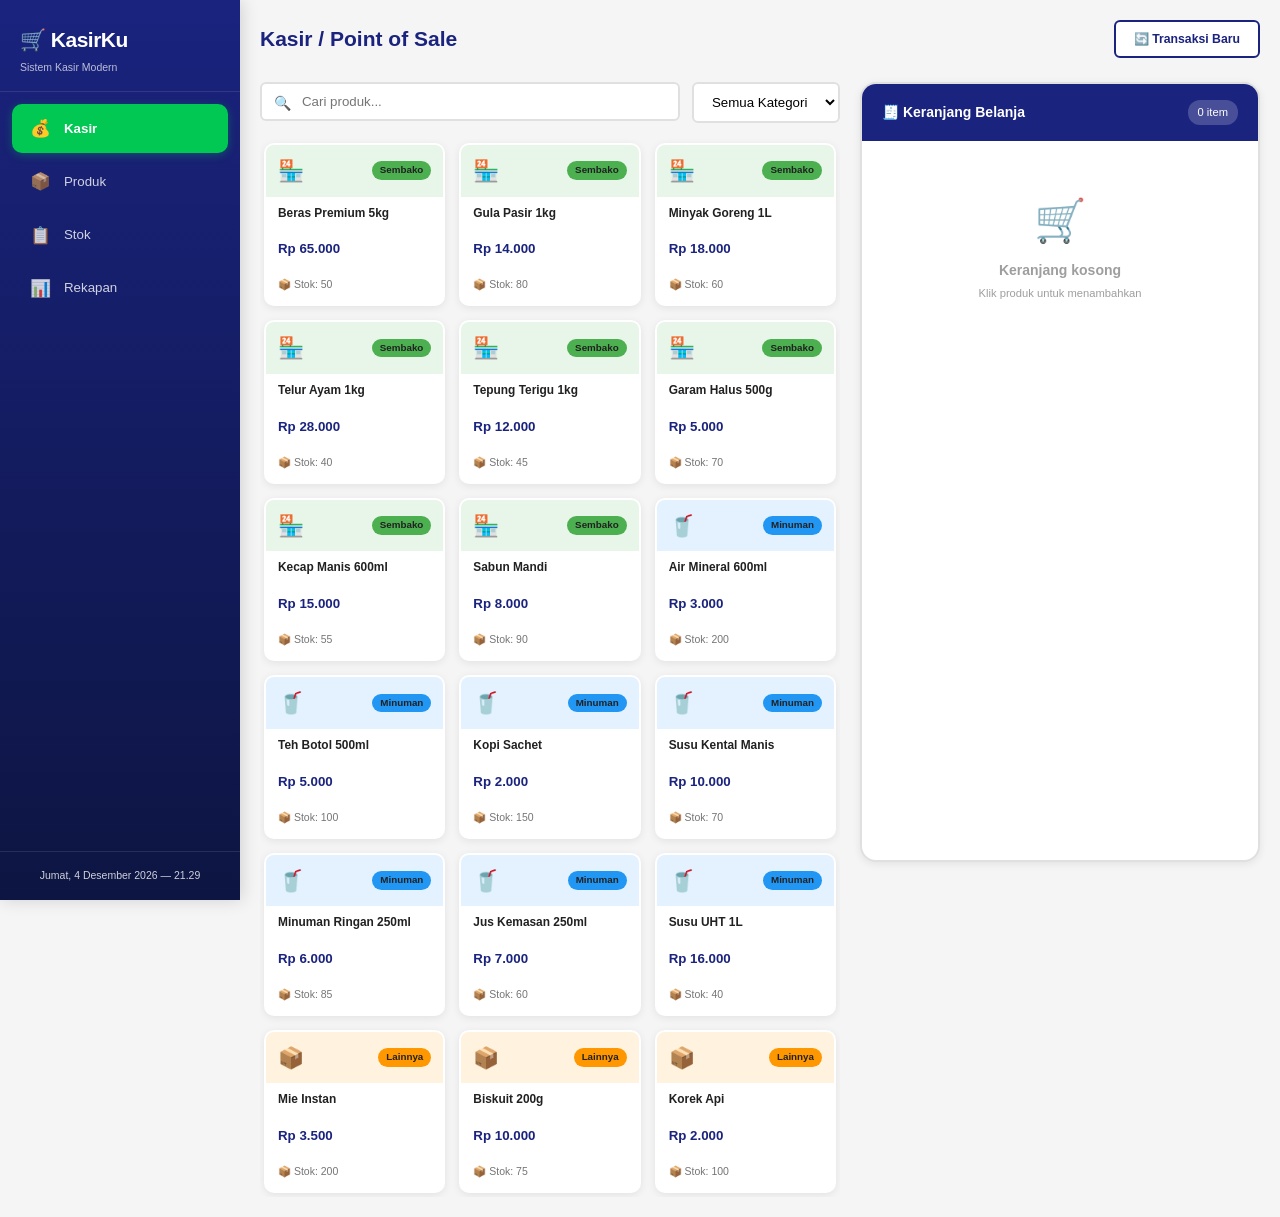
<file: index.html>
<!DOCTYPE html>
<html lang="id">
<head>
    <meta charset="UTF-8">
    <meta name="viewport" content="width=device-width, initial-scale=1.0">
    <title>KasirKu — Sistem Kasir</title>
    <link rel="stylesheet" href="css/style.css">
</head>
<body>
    <!-- Sidebar -->
    <aside class="sidebar">
        <div class="sidebar-header">
            <h1 class="logo">🛒 KasirKu</h1>
            <p class="tagline">Sistem Kasir Modern</p>
        </div>
        <nav class="sidebar-nav">
            <a href="index.html" class="nav-link active">
                <span class="nav-icon">💰</span>
                <span class="nav-text">Kasir</span>
            </a>
            <a href="products.html" class="nav-link">
                <span class="nav-icon">📦</span>
                <span class="nav-text">Produk</span>
            </a>
            <a href="stock.html" class="nav-link">
                <span class="nav-icon">📋</span>
                <span class="nav-text">Stok</span>
            </a>
            <a href="reports.html" class="nav-link">
                <span class="nav-icon">📊</span>
                <span class="nav-text">Rekapan</span>
            </a>
        </nav>
        <div class="sidebar-footer">
            <div id="current-datetime" class="datetime"></div>
            <div id="low-stock-alert" class="low-stock-badge" style="display:none;">
                ⚠️ <span id="low-stock-count">0</span> stok rendah
            </div>
        </div>
    </aside>

    <!-- Main Content -->
    <main class="main-content pos-layout">
        <header class="page-header">
            <h2>Kasir / Point of Sale</h2>
            <div class="header-actions">
                <button id="btn-new-transaction" class="btn btn-outline" title="Transaksi Baru">
                    🔄 Transaksi Baru
                </button>
            </div>
        </header>

        <div class="pos-body">
            <!-- Left: Product Grid -->
            <section class="pos-products">
                <!-- Search & Filter -->
                <div class="pos-toolbar">
                    <div class="search-box">
                        <span class="search-icon">🔍</span>
                        <input type="text" id="search-product" placeholder="Cari produk..." autocomplete="off">
                    </div>
                    <div class="filter-group">
                        <select id="filter-category">
                            <option value="">Semua Kategori</option>
                        </select>
                    </div>
                </div>

                <!-- Product Grid -->
                <div id="product-grid" class="product-grid">
                    <!-- Products rendered here by JS -->
                </div>

                <!-- Empty State -->
                <div id="empty-products" class="empty-state" style="display:none;">
                    <span class="empty-icon">📭</span>
                    <p>Tidak ada produk ditemukan</p>
                    <a href="products.html" class="btn btn-primary btn-sm">Tambah Produk</a>
                </div>
            </section>

            <!-- Right: Cart -->
            <section class="pos-cart">
                <div class="cart-header">
                    <h3>🧾 Keranjang Belanja</h3>
                    <span id="cart-count" class="cart-count">0 item</span>
                </div>

                <!-- Cart Items -->
                <div id="cart-items" class="cart-items">
                    <div id="empty-cart" class="empty-cart">
                        <span>🛒</span>
                        <p>Keranjang kosong</p>
                        <small>Klik produk untuk menambahkan</small>
                    </div>
                </div>

                <!-- Cart Summary -->
                <div class="cart-summary" id="cart-summary" style="display:none;">
                    <div class="summary-row">
                        <span>Subtotal</span>
                        <span id="cart-subtotal">Rp 0</span>
                    </div>
                    <div class="summary-row discount-row">
                        <span>
                            Diskon
                            <input type="number" id="discount-amount" class="discount-input" 
                                   placeholder="Rp" min="0" value="0" style="display:none;">
                            <button id="btn-toggle-discount" class="btn-discount-toggle" title="Tambah diskon">
                                🏷️
                            </button>
                        </span>
                        <span id="cart-discount">- Rp 0</span>
                    </div>
                    <div class="summary-row total-row">
                        <span>TOTAL</span>
                        <span id="cart-total">Rp 0</span>
                    </div>
                </div>

                <!-- Payment Section -->
                <div class="payment-section" id="payment-section" style="display:none;">
                    <div class="payment-methods">
                        <label class="payment-option active">
                            <input type="radio" name="payment" value="tunai" checked>
                            <span class="payment-icon">💵</span>
                            <span class="payment-label">Tunai</span>
                        </label>
                        <label class="payment-option">
                            <input type="radio" name="payment" value="kartu">
                            <span class="payment-icon">💳</span>
                            <span class="payment-label">Kartu</span>
                        </label>
                        <label class="payment-option">
                            <input type="radio" name="payment" value="ewallet">
                            <span class="payment-icon">📱</span>
                            <span class="payment-label">E-Wallet</span>
                        </label>
                        <label class="payment-option">
                            <input type="radio" name="payment" value="qris">
                            <span class="payment-icon">📷</span>
                            <span class="payment-label">QRIS</span>
                        </label>
                    </div>

                    <div id="cash-payment" class="cash-payment">
                        <label>Uang Dibayar</label>
                        <div class="cash-input-group">
                            <span class="currency-prefix">Rp</span>
                            <input type="number" id="amount-paid" placeholder="0" min="0" value="">
                        </div>
                        <div class="quick-amounts">
                            <button class="btn-quick-amount" data-amount="5000">5.000</button>
                            <button class="btn-quick-amount" data-amount="10000">10.000</button>
                            <button class="btn-quick-amount" data-amount="20000">20.000</button>
                            <button class="btn-quick-amount" data-amount="50000">50.000</button>
                            <button class="btn-quick-amount" data-amount="100000">100.000</button>
                            <button class="btn-quick-amount" data-amount="200000">200.000</button>
                            <button class="btn-quick-amount btn-exact" data-amount="exact">Uang Pas</button>
                        </div>
                        <div id="change-display" class="change-display" style="display:none;">
                            <span>Kembalian</span>
                            <span id="change-amount" class="change-amount">Rp 0</span>
                        </div>
                    </div>

                    <button id="btn-checkout" class="btn btn-success btn-checkout" disabled>
                        ✅ Proses Pembayaran
                    </button>
                </div>
            </section>
        </div>
    </main>

    <!-- Payment Success Modal -->
    <div id="payment-modal" class="modal-overlay">
        <div class="modal success-modal">
            <div class="modal-header">
                <h3>✅ Pembayaran Berhasil</h3>
            </div>
            <div id="receipt-content" class="receipt">
                <!-- Receipt content generated by JS -->
            </div>
            <div class="modal-actions">
                <button id="btn-print-receipt" class="btn btn-primary">🖨️ Cetak Struk</button>
                <button id="btn-close-receipt" class="btn btn-outline">Tutup</button>
            </div>
        </div>
    </div>

    <!-- Cart Review Modal -->
    <div id="review-modal" class="modal-overlay">
        <div class="modal review-modal-dialog">
            <div class="modal-header">
                <h3>🧾 Review Pesanan</h3>
                <button class="modal-close" onclick="App.closeModal('review-modal')">×</button>
            </div>
            <div class="modal-body" id="review-modal-body">
                <!-- Rendered by JS -->
            </div>
            <div class="modal-actions">
                <button class="btn btn-primary" onclick="App.closeModal('review-modal')">Tutup</button>
            </div>
        </div>
    </div>

    <!-- Confirm Modal -->
    <div id="confirm-modal" class="modal-overlay">
        <div class="modal confirm-dialog">
            <div class="modal-body">
                <p class="confirm-message"></p>
            </div>
            <div class="modal-actions">
                <button class="confirm-yes btn btn-danger">Ya, Lanjutkan</button>
                <button class="confirm-no btn btn-outline">Batal</button>
            </div>
        </div>
    </div>

    <!-- Toast Container -->
    <div id="toast-container" class="toast-container"></div>

    <!-- Scripts -->
    <script src="js/storage.js"></script>
    <script src="js/app.js"></script>
    <script src="js/pos.js"></script>
</body>
</html>
</file>
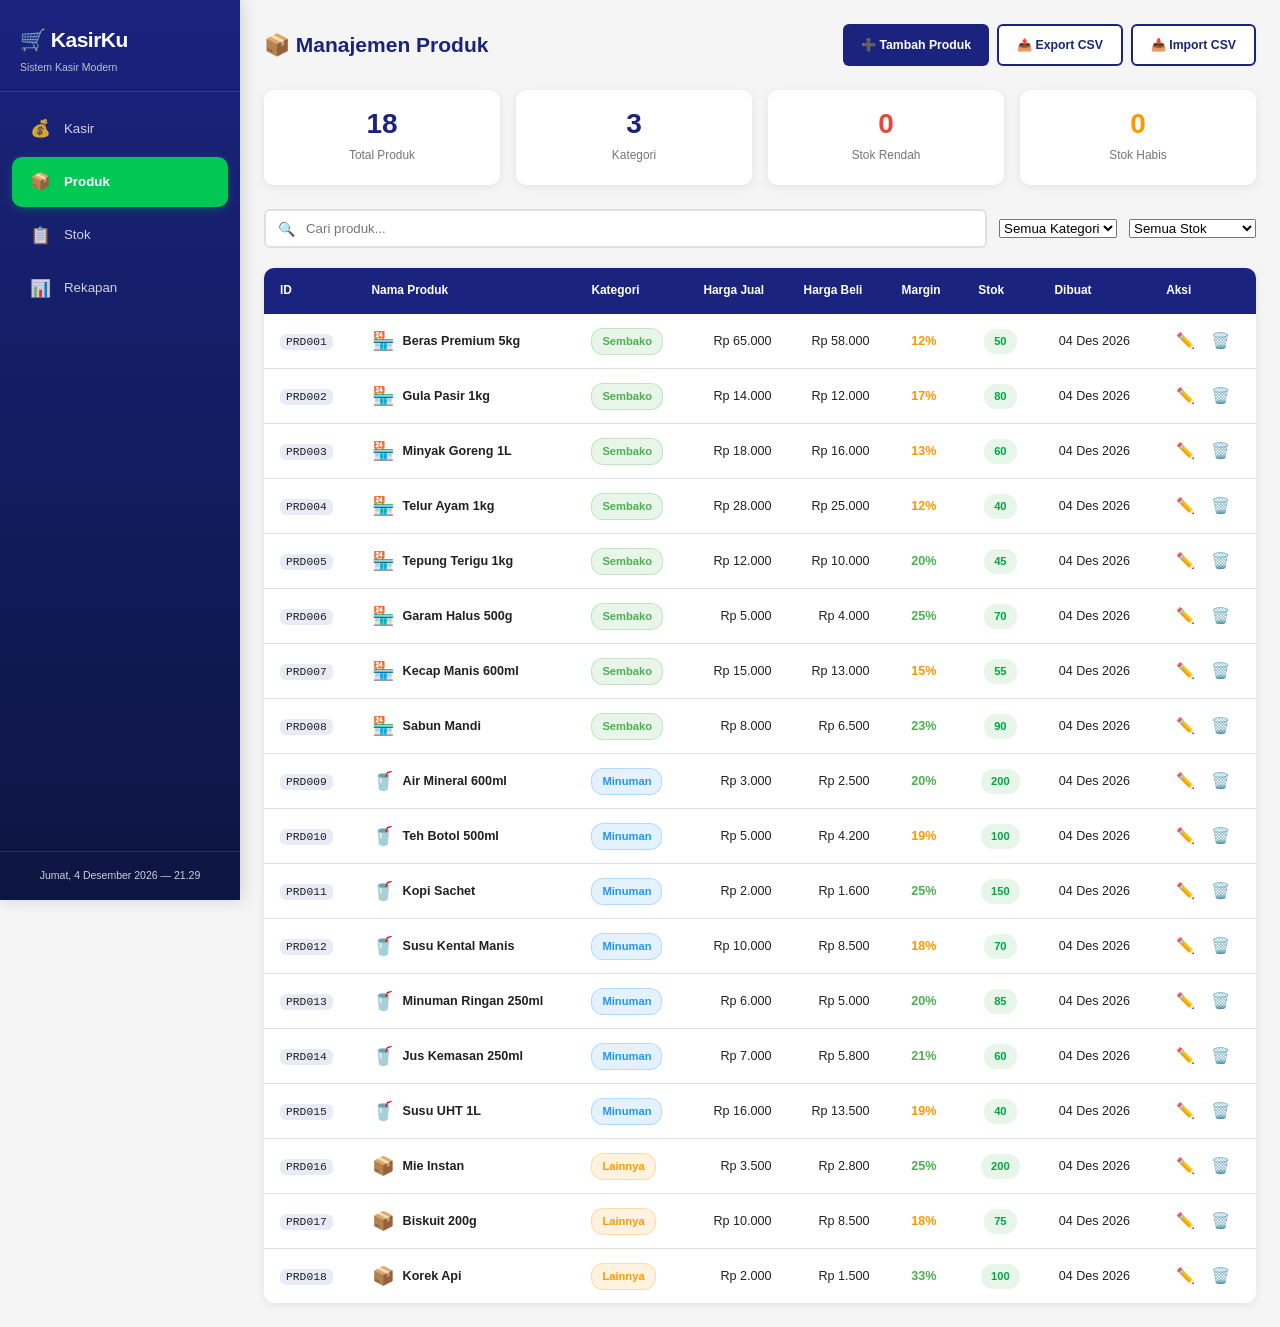
<file: products.html>
<!DOCTYPE html>
<html lang="id">
<head>
    <meta charset="UTF-8">
    <meta name="viewport" content="width=device-width, initial-scale=1.0">
    <title>KasirKu — Manajemen Produk</title>
    <link rel="stylesheet" href="css/style.css">
</head>
<body>
    <!-- Sidebar -->
    <aside class="sidebar">
        <div class="sidebar-header">
            <h1 class="logo">🛒 KasirKu</h1>
            <p class="tagline">Sistem Kasir Modern</p>
        </div>
        <nav class="sidebar-nav">
            <a href="index.html" class="nav-link">
                <span class="nav-icon">💰</span>
                <span class="nav-text">Kasir</span>
            </a>
            <a href="products.html" class="nav-link active">
                <span class="nav-icon">📦</span>
                <span class="nav-text">Produk</span>
            </a>
            <a href="stock.html" class="nav-link">
                <span class="nav-icon">📋</span>
                <span class="nav-text">Stok</span>
            </a>
            <a href="reports.html" class="nav-link">
                <span class="nav-icon">📊</span>
                <span class="nav-text">Rekapan</span>
            </a>
        </nav>
        <div class="sidebar-footer">
            <div id="current-datetime" class="datetime"></div>
        </div>
    </aside>

    <!-- Main Content -->
    <main class="main-content">
        <header class="page-header">
            <h2>📦 Manajemen Produk</h2>
            <div class="header-actions">
                <button id="btn-add-product" class="btn btn-primary">➕ Tambah Produk</button>
                <button id="btn-export-csv" class="btn btn-outline" title="Export CSV">📤 Export CSV</button>
                <label class="btn btn-outline btn-import" title="Import CSV">
                    📥 Import CSV
                    <input type="file" id="import-csv" accept=".csv" style="display:none;">
                </label>
            </div>
        </header>

        <!-- Stats Bar -->
        <div class="stats-bar">
            <div class="stat-card">
                <span class="stat-value" id="stat-total-products">0</span>
                <span class="stat-label">Total Produk</span>
            </div>
            <div class="stat-card">
                <span class="stat-value" id="stat-categories">0</span>
                <span class="stat-label">Kategori</span>
            </div>
            <div class="stat-card">
                <span class="stat-value" id="stat-low-stock" style="color: #f44336;">0</span>
                <span class="stat-label">Stok Rendah</span>
            </div>
            <div class="stat-card">
                <span class="stat-value" id="stat-out-of-stock" style="color: #ff9800;">0</span>
                <span class="stat-label">Stok Habis</span>
            </div>
        </div>

        <!-- Search & Filter -->
        <div class="toolbar">
            <div class="search-box">
                <span class="search-icon">🔍</span>
                <input type="text" id="search-products" placeholder="Cari produk..." autocomplete="off">
            </div>
            <select id="filter-category">
                <option value="">Semua Kategori</option>
            </select>
            <select id="filter-stock">
                <option value="">Semua Stok</option>
                <option value="available">Tersedia</option>
                <option value="low">Stok Rendah (≤5)</option>
                <option value="empty">Habis (0)</option>
            </select>
        </div>

        <!-- Products Table -->
        <div class="table-container">
            <table class="data-table" id="products-table">
                <thead>
                    <tr>
                        <th>ID</th>
                        <th>Nama Produk</th>
                        <th>Kategori</th>
                        <th>Harga Jual</th>
                        <th>Harga Beli</th>
                        <th>Margin</th>
                        <th>Stok</th>
                        <th>Dibuat</th>
                        <th>Aksi</th>
                    </tr>
                </thead>
                <tbody id="products-tbody">
                    <!-- Rows rendered by JS -->
                </tbody>
            </table>
        </div>

        <!-- Empty State -->
        <div id="empty-state" class="empty-state" style="display:none;">
            <span class="empty-icon">📭</span>
            <p>Belum ada produk</p>
            <button class="btn btn-primary" onclick="Products.openForm()">Tambah Produk Pertama</button>
        </div>
    </main>

    <!-- Product Form Modal -->
    <div id="product-modal" class="modal-overlay">
        <div class="modal">
            <div class="modal-header">
                <h3 id="modal-title">Tambah Produk</h3>
                <button class="modal-close" onclick="App.closeModal('product-modal')">×</button>
            </div>
            <div class="modal-body">
                <form id="product-form">
                    <input type="hidden" id="form-product-id">
                    <div class="form-group">
                        <label for="form-name">Nama Produk *</label>
                        <input type="text" id="form-name" required placeholder="Contoh: Nasi Goreng">
                    </div>
                    <div class="form-row">
                        <div class="form-group">
                            <label for="form-category">Kategori *</label>
                            <select id="form-category" required>
                                <option value="">Pilih Kategori</option>
                                <option value="Sembako">🏪 Sembako</option>
                                <option value="Minuman">🥤 Minuman</option>
                                <option value="Lainnya">📦 Lainnya</option>
                            </select>
                        </div>
                        <div class="form-group">
                            <label for="form-custom-category">Atau Kategori Baru</label>
                            <input type="text" id="form-custom-category" placeholder="Kategori custom...">
                        </div>
                    </div>
                    <div class="form-row">
                        <div class="form-group">
                            <label for="form-price">Harga Jual (Rp) *</label>
                            <input type="number" id="form-price" required min="0" placeholder="0">
                        </div>
                        <div class="form-group">
                            <label for="form-purchase-price">Harga Beli (Rp) *</label>
                            <input type="number" id="form-purchase-price" required min="0" placeholder="0">
                        </div>
                    </div>
                    <div class="form-row">
                        <div class="form-group">
                            <label for="form-stock">Stok *</label>
                            <input type="number" id="form-stock" required min="0" placeholder="0">
                        </div>
                        <div class="form-group"></div>
                    </div>
                    <div class="form-actions">
                        <button type="submit" class="btn btn-primary">💾 Simpan</button>
                        <button type="button" class="btn btn-outline" onclick="App.closeModal('product-modal')">Batal</button>
                    </div>
                </form>
            </div>
        </div>
    </div>

    <!-- Confirm Modal -->
    <div id="confirm-modal" class="modal-overlay">
        <div class="modal confirm-dialog">
            <div class="modal-body">
                <p class="confirm-message"></p>
            </div>
            <div class="modal-actions">
                <button class="confirm-yes btn btn-danger">Ya, Lanjutkan</button>
                <button class="confirm-no btn btn-outline">Batal</button>
            </div>
        </div>
    </div>

    <!-- Toast Container -->
    <div id="toast-container" class="toast-container"></div>

    <!-- Scripts -->
    <script src="js/storage.js"></script>
    <script src="js/app.js"></script>
    <script src="js/products.js"></script>
</body>
</html>
</file>
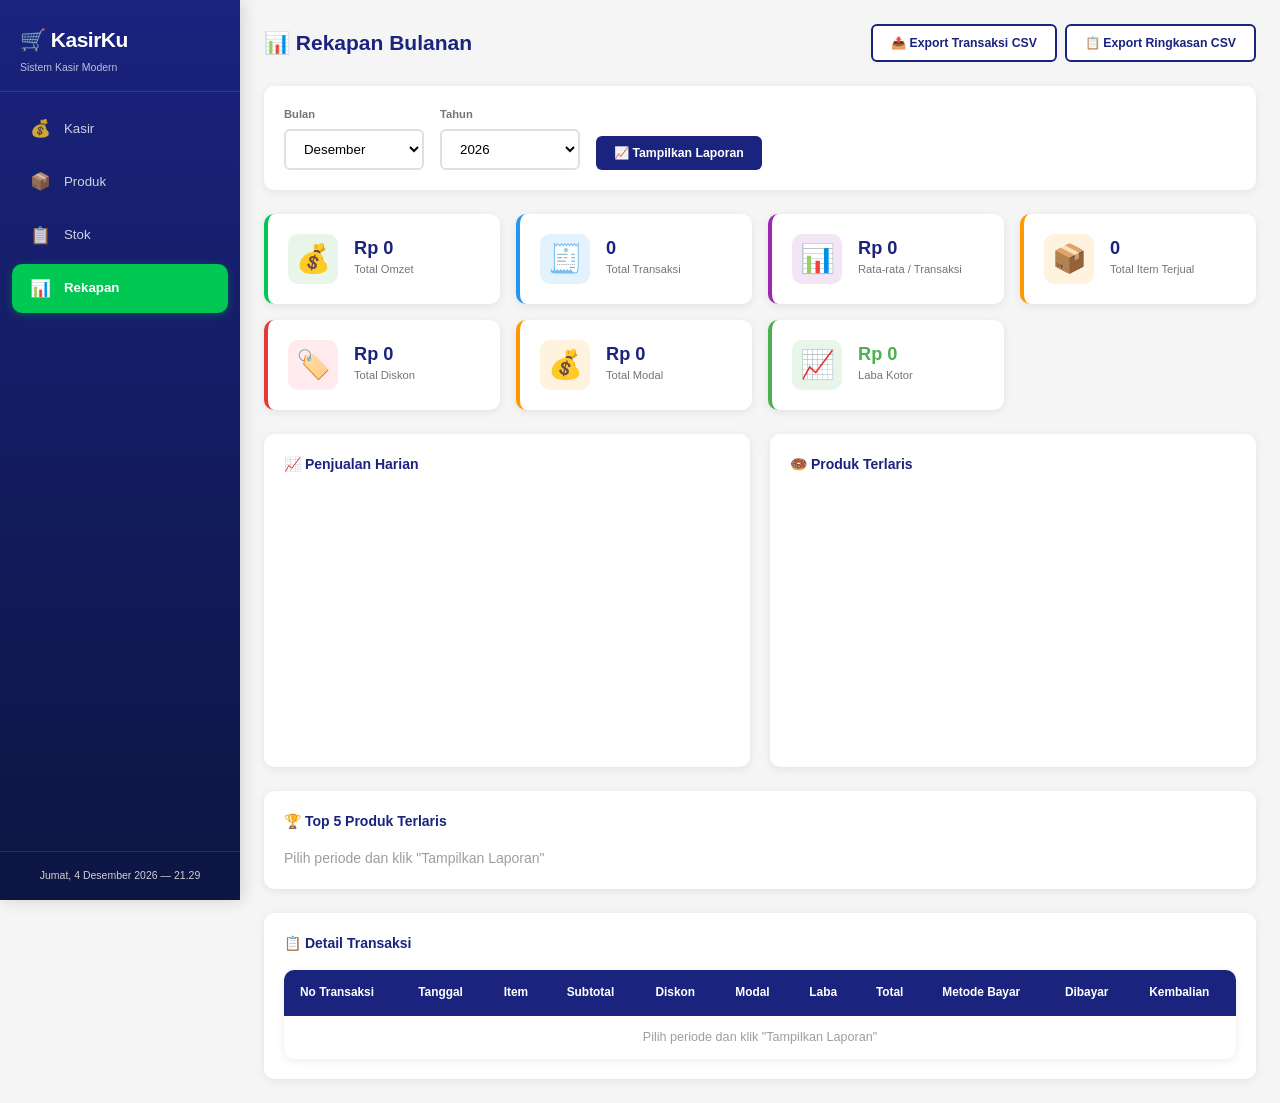
<file: reports.html>
<!DOCTYPE html>
<html lang="id">
<head>
    <meta charset="UTF-8">
    <meta name="viewport" content="width=device-width, initial-scale=1.0">
    <title>KasirKu — Rekapan Bulanan</title>
    <link rel="stylesheet" href="css/style.css">
</head>
<body>
    <!-- Sidebar -->
    <aside class="sidebar">
        <div class="sidebar-header">
            <h1 class="logo">🛒 KasirKu</h1>
            <p class="tagline">Sistem Kasir Modern</p>
        </div>
        <nav class="sidebar-nav">
            <a href="index.html" class="nav-link">
                <span class="nav-icon">💰</span>
                <span class="nav-text">Kasir</span>
            </a>
            <a href="products.html" class="nav-link">
                <span class="nav-icon">📦</span>
                <span class="nav-text">Produk</span>
            </a>
            <a href="stock.html" class="nav-link">
                <span class="nav-icon">📋</span>
                <span class="nav-text">Stok</span>
            </a>
            <a href="reports.html" class="nav-link active">
                <span class="nav-icon">📊</span>
                <span class="nav-text">Rekapan</span>
            </a>
        </nav>
        <div class="sidebar-footer">
            <div id="current-datetime" class="datetime"></div>
        </div>
    </aside>

    <!-- Main Content -->
    <main class="main-content">
        <header class="page-header">
            <h2>📊 Rekapan Bulanan</h2>
            <div class="header-actions">
                <button id="btn-export-transactions" class="btn btn-outline">📤 Export Transaksi CSV</button>
                <button id="btn-export-summary" class="btn btn-outline">📋 Export Ringkasan CSV</button>
            </div>
        </header>

        <!-- Period Filter -->
        <div class="period-filter">
            <div class="filter-group">
                <label>Bulan</label>
                <select id="filter-month">
                    <option value="0">Januari</option>
                    <option value="1">Februari</option>
                    <option value="2">Maret</option>
                    <option value="3">April</option>
                    <option value="4">Mei</option>
                    <option value="5">Juni</option>
                    <option value="6">Juli</option>
                    <option value="7">Agustus</option>
                    <option value="8">September</option>
                    <option value="9">Oktober</option>
                    <option value="10">November</option>
                    <option value="11">Desember</option>
                </select>
            </div>
            <div class="filter-group">
                <label>Tahun</label>
                <select id="filter-year">
                    <!-- Populated by JS -->
                </select>
            </div>
            <button id="btn-generate" class="btn btn-primary">📈 Tampilkan Laporan</button>
        </div>

        <!-- Summary Cards -->
        <div class="summary-cards" id="summary-cards">
            <div class="summary-card card-revenue">
                <div class="card-icon">💰</div>
                <div class="card-info">
                    <span class="card-value" id="summary-revenue">Rp 0</span>
                    <span class="card-label">Total Omzet</span>
                </div>
            </div>
            <div class="summary-card card-transactions">
                <div class="card-icon">🧾</div>
                <div class="card-info">
                    <span class="card-value" id="summary-transactions">0</span>
                    <span class="card-label">Total Transaksi</span>
                </div>
            </div>
            <div class="summary-card card-average">
                <div class="card-icon">📊</div>
                <div class="card-info">
                    <span class="card-value" id="summary-average">Rp 0</span>
                    <span class="card-label">Rata-rata / Transaksi</span>
                </div>
            </div>
            <div class="summary-card card-items">
                <div class="card-icon">📦</div>
                <div class="card-info">
                    <span class="card-value" id="summary-items">0</span>
                    <span class="card-label">Total Item Terjual</span>
                </div>
            </div>
            <div class="summary-card card-discount">
                <div class="card-icon">🏷️</div>
                <div class="card-info">
                    <span class="card-value" id="summary-discount">Rp 0</span>
                    <span class="card-label">Total Diskon</span>
                </div>
            </div>
            <div class="summary-card" style="border-left-color: #FF9800;">
                <div class="card-icon" style="background: #fff3e0;">💰</div>
                <div class="card-info">
                    <span class="card-value" id="summary-modal">Rp 0</span>
                    <span class="card-label">Total Modal</span>
                </div>
            </div>
            <div class="summary-card" style="border-left-color: #4CAF50;">
                <div class="card-icon" style="background: #e8f5e9;">📈</div>
                <div class="card-info">
                    <span class="card-value" id="summary-profit" style="color: #4CAF50;">Rp 0</span>
                    <span class="card-label">Laba Kotor</span>
                </div>
            </div>
        </div>

        <!-- Charts Section -->
        <div class="charts-section" id="charts-section">
            <div class="chart-container">
                <h3>📈 Penjualan Harian</h3>
                <canvas id="daily-chart" height="250"></canvas>
                <p class="chart-empty" id="daily-chart-empty" style="display:none;">Belum ada data penjualan</p>
            </div>
            <div class="chart-container">
                <h3>🍩 Produk Terlaris</h3>
                <canvas id="top-products-chart" height="250"></canvas>
                <p class="chart-empty" id="top-chart-empty" style="display:none;">Belum ada data produk</p>
            </div>
        </div>

        <!-- Top Products -->
        <div class="top-products-section" id="top-products-section">
            <h3>🏆 Top 5 Produk Terlaris</h3>
            <div id="top-products-list" class="top-products-list">
                <p class="text-muted">Pilih periode dan klik "Tampilkan Laporan"</p>
            </div>
        </div>

        <!-- Transactions Table -->
        <div class="transactions-section">
            <h3>📋 Detail Transaksi</h3>
            <div class="table-container">
                <table class="data-table" id="transactions-table">
                    <thead>
                        <tr>
                            <th>No Transaksi</th>
                            <th>Tanggal</th>
                            <th>Item</th>
                            <th>Subtotal</th>
                            <th>Diskon</th>
                            <th>Modal</th>
                            <th>Laba</th>
                            <th>Total</th>
                            <th>Metode Bayar</th>
                            <th>Dibayar</th>
                            <th>Kembalian</th>
                        </tr>
                    </thead>
                    <tbody id="transactions-tbody">
                        <tr>
                            <td colspan="11" class="text-center text-muted">
                                Pilih periode dan klik "Tampilkan Laporan"
                            </td>
                        </tr>
                    </tbody>
                </table>
            </div>
        </div>

        <!-- Empty State -->
        <div id="empty-report" class="empty-state" style="display:none;">
            <span class="empty-icon">📭</span>
            <p>Belum ada transaksi untuk periode ini</p>
            <a href="index.html" class="btn btn-primary">Mulai Transaksi</a>
        </div>
    </main>

    <!-- Confirm Modal -->
    <div id="confirm-modal" class="modal-overlay">
        <div class="modal confirm-dialog">
            <div class="modal-body">
                <p class="confirm-message"></p>
            </div>
            <div class="modal-actions">
                <button class="confirm-yes btn btn-danger">Ya, Lanjutkan</button>
                <button class="confirm-no btn btn-outline">Batal</button>
            </div>
        </div>
    </div>

    <!-- Toast Container -->
    <div id="toast-container" class="toast-container"></div>

    <!-- Scripts -->
    <script src="js/storage.js"></script>
    <script src="js/app.js"></script>
    <script src="js/reports.js"></script>
</body>
</html>
</file>
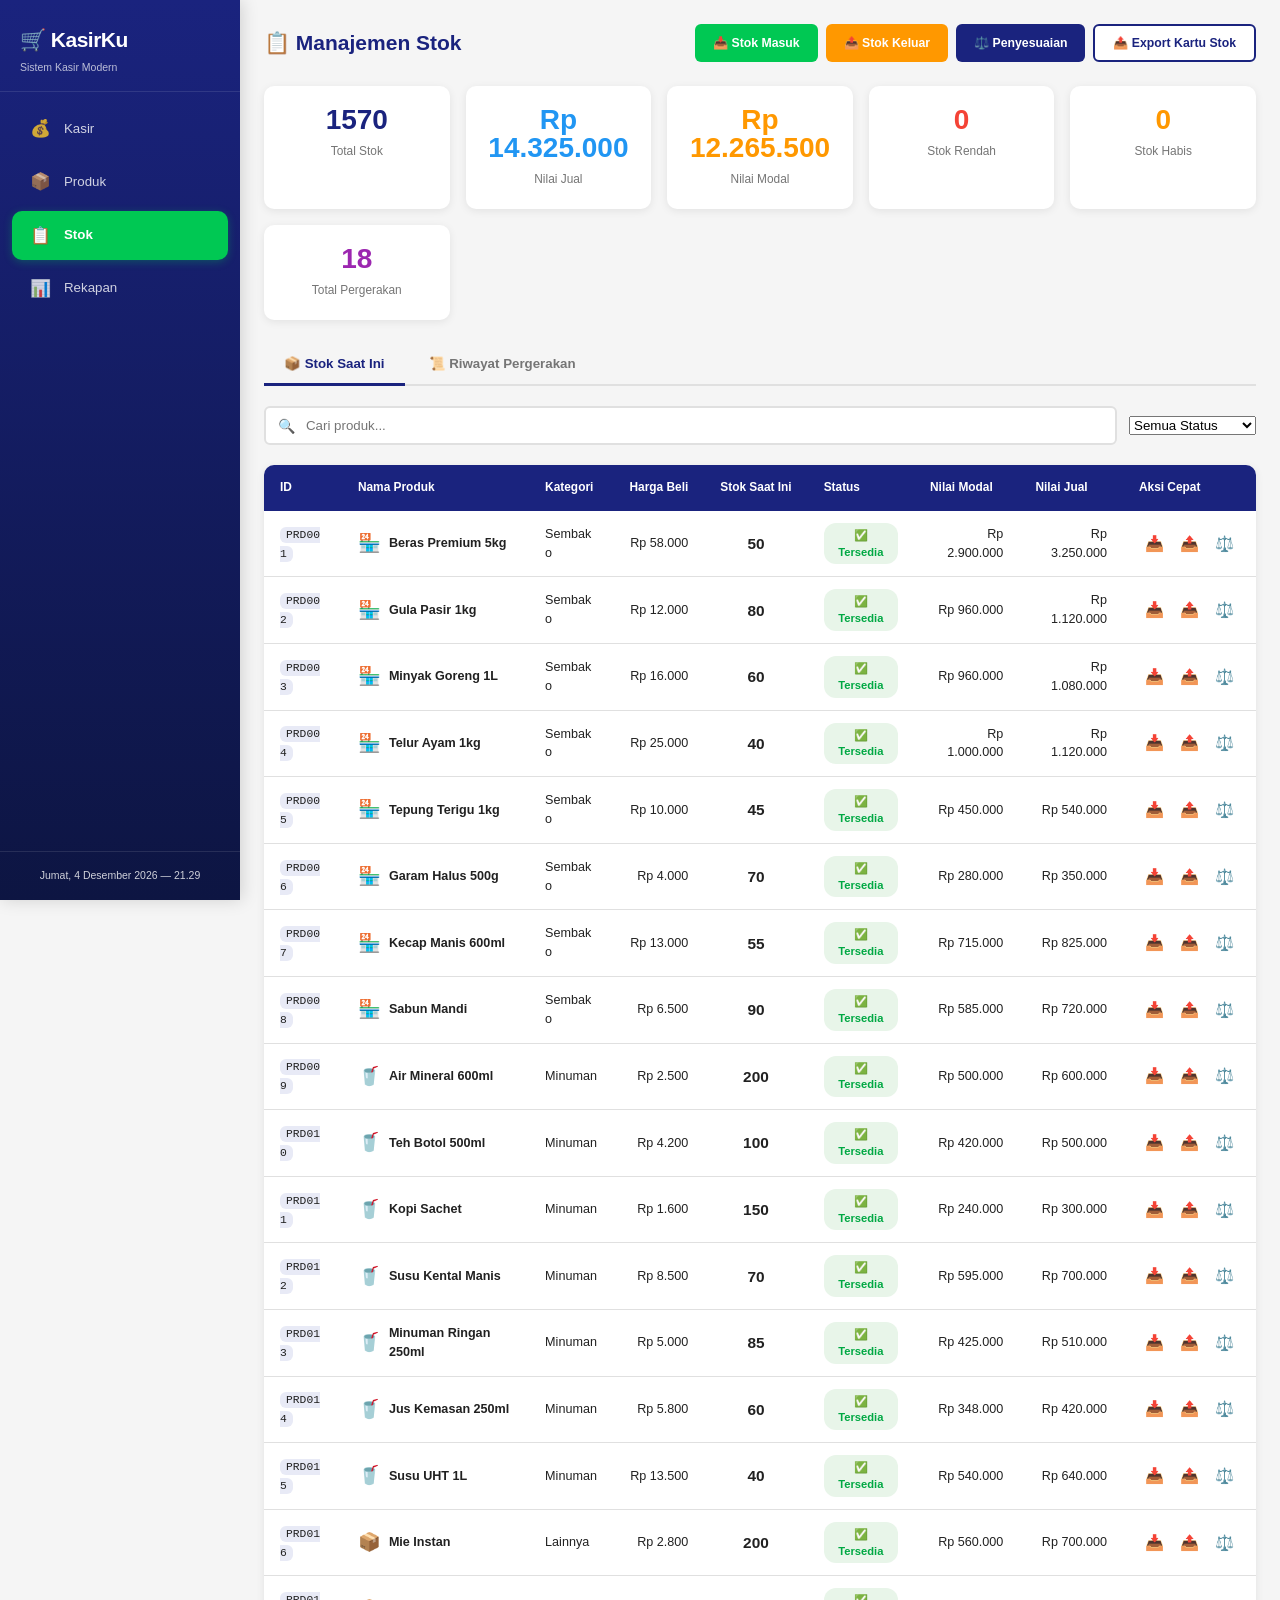
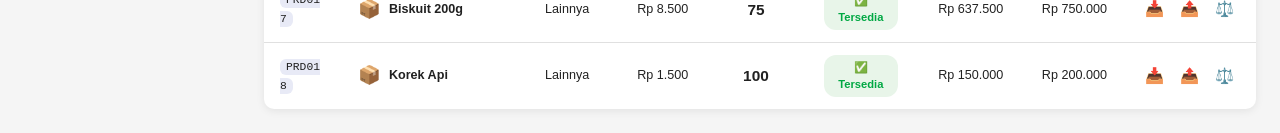
<file: stock.html>
<!DOCTYPE html>
<html lang="id">
<head>
    <meta charset="UTF-8">
    <meta name="viewport" content="width=device-width, initial-scale=1.0">
    <title>KasirKu — Manajemen Stok</title>
    <link rel="stylesheet" href="css/style.css">
</head>
<body>
    <!-- Sidebar -->
    <aside class="sidebar">
        <div class="sidebar-header">
            <h1 class="logo">🛒 KasirKu</h1>
            <p class="tagline">Sistem Kasir Modern</p>
        </div>
        <nav class="sidebar-nav">
            <a href="index.html" class="nav-link">
                <span class="nav-icon">💰</span>
                <span class="nav-text">Kasir</span>
            </a>
            <a href="products.html" class="nav-link">
                <span class="nav-icon">📦</span>
                <span class="nav-text">Produk</span>
            </a>
            <a href="stock.html" class="nav-link active">
                <span class="nav-icon">📋</span>
                <span class="nav-text">Stok</span>
            </a>
            <a href="reports.html" class="nav-link">
                <span class="nav-icon">📊</span>
                <span class="nav-text">Rekapan</span>
            </a>
        </nav>
        <div class="sidebar-footer">
            <div id="current-datetime" class="datetime"></div>
        </div>
    </aside>

    <!-- Main Content -->
    <main class="main-content">
        <header class="page-header">
            <h2>📋 Manajemen Stok</h2>
            <div class="header-actions">
                <button id="btn-stock-in" class="btn btn-success">📥 Stok Masuk</button>
                <button id="btn-stock-out" class="btn btn-warning">📤 Stok Keluar</button>
                <button id="btn-adjust" class="btn btn-primary">⚖️ Penyesuaian</button>
                <button id="btn-export-stock" class="btn btn-outline">📤 Export Kartu Stok</button>
            </div>
        </header>

        <!-- Stats Bar -->
        <div class="stats-bar">
            <div class="stat-card">
                <span class="stat-value" id="stat-total-stock">0</span>
                <span class="stat-label">Total Stok</span>
            </div>
            <div class="stat-card">
                <span class="stat-value" id="stat-stock-value" style="color:#2196F3;">Rp 0</span>
                <span class="stat-label">Nilai Jual</span>
            </div>
            <div class="stat-card">
                <span class="stat-value" id="stat-modal-value" style="color:#FF9800;">Rp 0</span>
                <span class="stat-label">Nilai Modal</span>
            </div>
            <div class="stat-card">
                <span class="stat-value" id="stat-low-stock" style="color:#f44336;">0</span>
                <span class="stat-label">Stok Rendah</span>
            </div>
            <div class="stat-card">
                <span class="stat-value" id="stat-out-of-stock" style="color:#ff9800;">0</span>
                <span class="stat-label">Stok Habis</span>
            </div>
            <div class="stat-card">
                <span class="stat-value" id="stat-movements" style="color:#9C27B0;">0</span>
                <span class="stat-label">Total Pergerakan</span>
            </div>
        </div>

        <!-- Tabs -->
        <div class="tabs">
            <button class="tab active" data-tab="current">📦 Stok Saat Ini</button>
            <button class="tab" data-tab="history">📜 Riwayat Pergerakan</button>
        </div>

        <!-- Tab: Current Stock -->
        <div id="tab-current" class="tab-content active">
            <div class="toolbar">
                <div class="search-box">
                    <span class="search-icon">🔍</span>
                    <input type="text" id="search-stock" placeholder="Cari produk..." autocomplete="off">
                </div>
                <select id="filter-stock-status">
                    <option value="">Semua Status</option>
                    <option value="available">Tersedia</option>
                    <option value="low">Stok Rendah (≤5)</option>
                    <option value="empty">Habis (0)</option>
                </select>
            </div>

            <div class="table-container">
                <table class="data-table">
                    <thead>
                        <tr>
                            <th>ID</th>
                            <th>Nama Produk</th>
                            <th>Kategori</th>
                            <th>Harga Beli</th>
                            <th>Stok Saat Ini</th>
                            <th>Status</th>
                            <th>Nilai Modal</th>
                            <th>Nilai Jual</th>
                            <th>Aksi Cepat</th>
                        </tr>
                    </thead>
                    <tbody id="stock-tbody"></tbody>
                </table>
            </div>
        </div>

        <!-- Tab: History -->
        <div id="tab-history" class="tab-content">
            <div class="toolbar">
                <div class="search-box">
                    <span class="search-icon">🔍</span>
                    <input type="text" id="search-history" placeholder="Cari riwayat..." autocomplete="off">
                </div>
                <select id="filter-movement-type">
                    <option value="">Semua Tipe</option>
                    <option value="in">📥 Masuk</option>
                    <option value="out">📤 Keluar</option>
                    <option value="adjust">⚖️ Penyesuaian</option>
                </select>
            </div>

            <div class="table-container">
                <table class="data-table">
                    <thead>
                        <tr>
                            <th>Waktu</th>
                            <th>Produk</th>
                            <th>Tipe</th>
                            <th>Alasan</th>
                            <th>Jumlah</th>
                            <th>Sebelum</th>
                            <th>Sesudah</th>
                            <th>Catatan</th>
                        </tr>
                    </thead>
                    <tbody id="history-tbody"></tbody>
                </table>
            </div>
        </div>
    </main>

    <!-- Stock Movement Modal -->
    <div id="stock-modal" class="modal-overlay">
        <div class="modal">
            <div class="modal-header">
                <h3 id="modal-title">Stok Masuk</h3>
                <button class="modal-close" onclick="App.closeModal('stock-modal')">×</button>
            </div>
            <div class="modal-body">
                <form id="stock-form">
                    <div class="form-group">
                        <label for="form-product">Produk *</label>
                        <select id="form-product" required>
                            <option value="">Pilih Produk</option>
                        </select>
                    </div>
                    <div class="form-group">
                        <label for="form-reason">Alasan</label>
                        <select id="form-reason">
                            <option value="">— Pilih Alasan —</option>
                        </select>
                        <input type="text" id="form-reason-custom" placeholder="Atau ketik alasan lain..." style="margin-top:8px;">
                    </div>
                    <div class="form-group">
                        <label for="form-qty" id="qty-label">Jumlah *</label>
                        <input type="number" id="form-qty" required min="0" placeholder="0">
                        <small id="qty-hint" class="form-hint"></small>
                    </div>
                    <div class="form-group">
                        <label for="form-note">Catatan (opsional)</label>
                        <textarea id="form-note" rows="2" placeholder="Catatan tambahan..."></textarea>
                    </div>
                    <div class="form-actions">
                        <button type="submit" class="btn btn-primary">💾 Simpan</button>
                        <button type="button" class="btn btn-outline" onclick="App.closeModal('stock-modal')">Batal</button>
                    </div>
                </form>
            </div>
        </div>
    </div>

    <!-- Confirm Modal -->
    <div id="confirm-modal" class="modal-overlay">
        <div class="modal confirm-dialog">
            <div class="modal-body">
                <p class="confirm-message"></p>
            </div>
            <div class="modal-actions">
                <button class="confirm-yes btn btn-danger">Ya, Lanjutkan</button>
                <button class="confirm-no btn btn-outline">Batal</button>
            </div>
        </div>
    </div>

    <!-- Toast Container -->
    <div id="toast-container" class="toast-container"></div>

    <!-- Scripts -->
    <script src="js/storage.js"></script>
    <script src="js/app.js"></script>
    <script src="js/stock.js"></script>
</body>
</html>
</file>
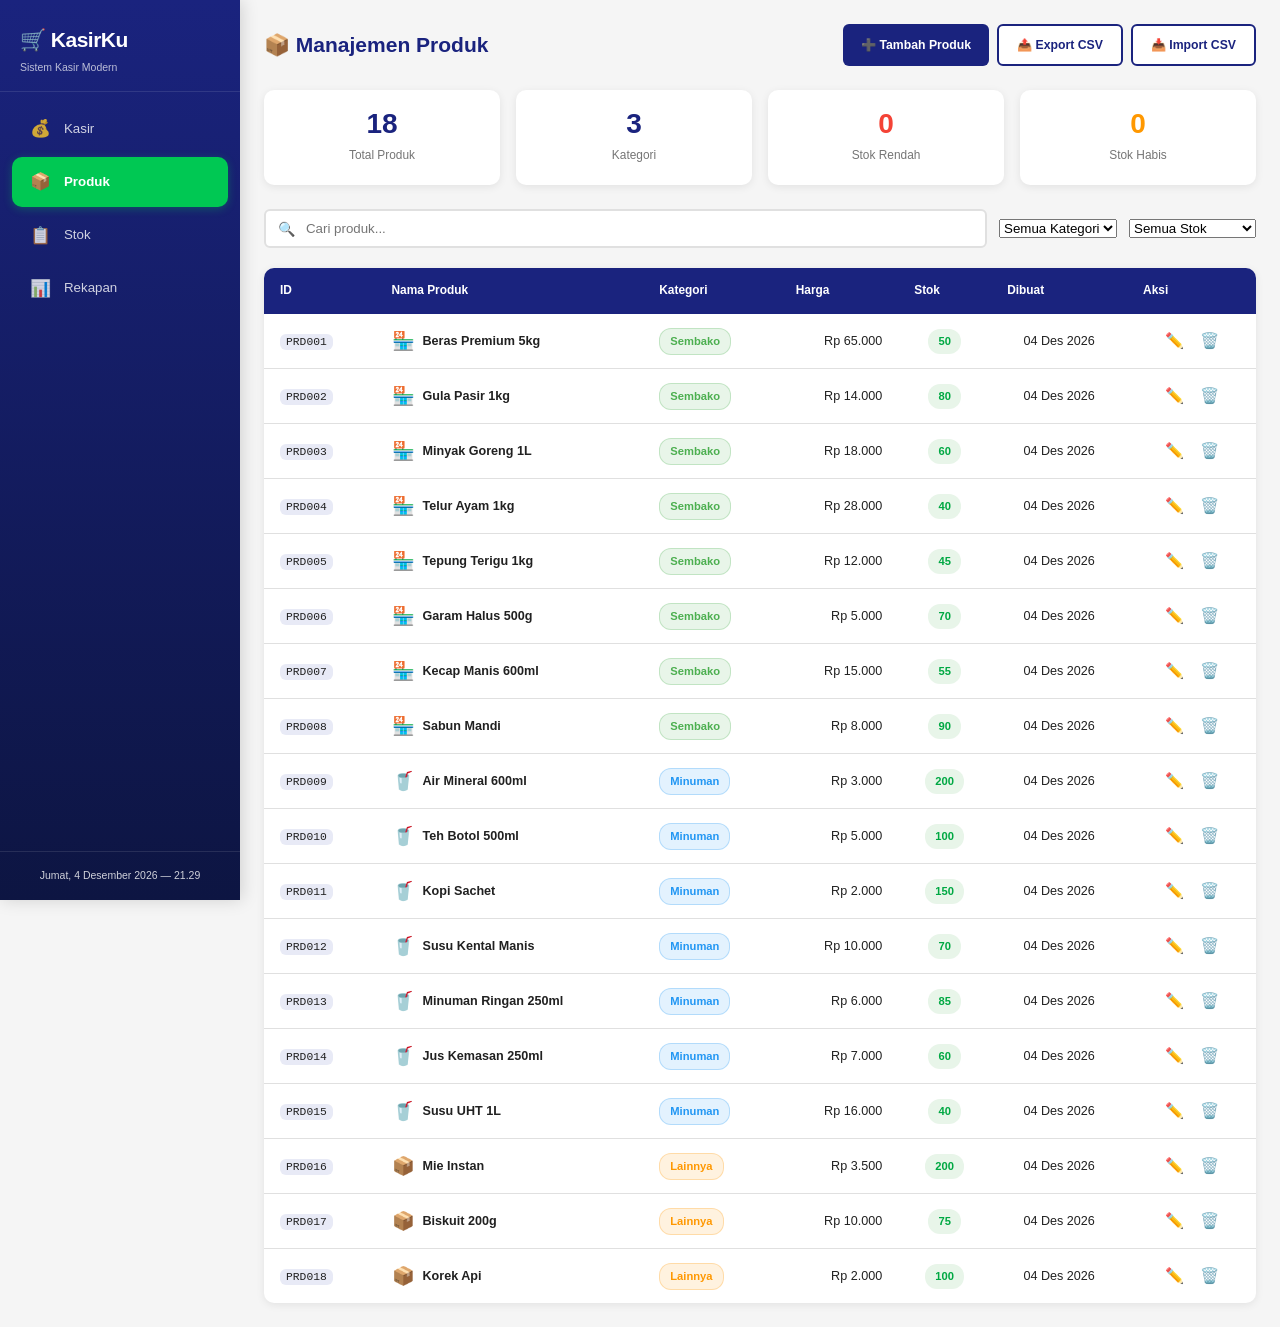
<file: docs/products.html>
<!DOCTYPE html>
<html lang="id">
<head>
    <meta charset="UTF-8">
    <meta name="viewport" content="width=device-width, initial-scale=1.0">
    <title>KasirKu — Manajemen Produk</title>
    <link rel="stylesheet" href="css/style.css">
</head>
<body>
    <!-- Sidebar -->
    <aside class="sidebar">
        <div class="sidebar-header">
            <h1 class="logo">🛒 KasirKu</h1>
            <p class="tagline">Sistem Kasir Modern</p>
        </div>
        <nav class="sidebar-nav">
            <a href="index.html" class="nav-link">
                <span class="nav-icon">💰</span>
                <span class="nav-text">Kasir</span>
            </a>
            <a href="products.html" class="nav-link active">
                <span class="nav-icon">📦</span>
                <span class="nav-text">Produk</span>
            </a>
            <a href="stock.html" class="nav-link">
                <span class="nav-icon">📋</span>
                <span class="nav-text">Stok</span>
            </a>
            <a href="reports.html" class="nav-link">
                <span class="nav-icon">📊</span>
                <span class="nav-text">Rekapan</span>
            </a>
        </nav>
        <div class="sidebar-footer">
            <div id="current-datetime" class="datetime"></div>
        </div>
    </aside>

    <!-- Main Content -->
    <main class="main-content">
        <header class="page-header">
            <h2>📦 Manajemen Produk</h2>
            <div class="header-actions">
                <button id="btn-add-product" class="btn btn-primary">➕ Tambah Produk</button>
                <button id="btn-export-csv" class="btn btn-outline" title="Export CSV">📤 Export CSV</button>
                <label class="btn btn-outline btn-import" title="Import CSV">
                    📥 Import CSV
                    <input type="file" id="import-csv" accept=".csv" style="display:none;">
                </label>
            </div>
        </header>

        <!-- Stats Bar -->
        <div class="stats-bar">
            <div class="stat-card">
                <span class="stat-value" id="stat-total-products">0</span>
                <span class="stat-label">Total Produk</span>
            </div>
            <div class="stat-card">
                <span class="stat-value" id="stat-categories">0</span>
                <span class="stat-label">Kategori</span>
            </div>
            <div class="stat-card">
                <span class="stat-value" id="stat-low-stock" style="color: #f44336;">0</span>
                <span class="stat-label">Stok Rendah</span>
            </div>
            <div class="stat-card">
                <span class="stat-value" id="stat-out-of-stock" style="color: #ff9800;">0</span>
                <span class="stat-label">Stok Habis</span>
            </div>
        </div>

        <!-- Search & Filter -->
        <div class="toolbar">
            <div class="search-box">
                <span class="search-icon">🔍</span>
                <input type="text" id="search-products" placeholder="Cari produk..." autocomplete="off">
            </div>
            <select id="filter-category">
                <option value="">Semua Kategori</option>
            </select>
            <select id="filter-stock">
                <option value="">Semua Stok</option>
                <option value="available">Tersedia</option>
                <option value="low">Stok Rendah (≤5)</option>
                <option value="empty">Habis (0)</option>
            </select>
        </div>

        <!-- Products Table -->
        <div class="table-container">
            <table class="data-table" id="products-table">
                <thead>
                    <tr>
                        <th>ID</th>
                        <th>Nama Produk</th>
                        <th>Kategori</th>
                        <th>Harga</th>
                        <th>Stok</th>
                        <th>Dibuat</th>
                        <th>Aksi</th>
                    </tr>
                </thead>
                <tbody id="products-tbody">
                    <!-- Rows rendered by JS -->
                </tbody>
            </table>
        </div>

        <!-- Empty State -->
        <div id="empty-state" class="empty-state" style="display:none;">
            <span class="empty-icon">📭</span>
            <p>Belum ada produk</p>
            <button class="btn btn-primary" onclick="Products.openForm()">Tambah Produk Pertama</button>
        </div>
    </main>

    <!-- Product Form Modal -->
    <div id="product-modal" class="modal-overlay">
        <div class="modal">
            <div class="modal-header">
                <h3 id="modal-title">Tambah Produk</h3>
                <button class="modal-close" onclick="App.closeModal('product-modal')">×</button>
            </div>
            <div class="modal-body">
                <form id="product-form">
                    <input type="hidden" id="form-product-id">
                    <div class="form-group">
                        <label for="form-name">Nama Produk *</label>
                        <input type="text" id="form-name" required placeholder="Contoh: Nasi Goreng">
                    </div>
                    <div class="form-row">
                        <div class="form-group">
                            <label for="form-category">Kategori *</label>
                            <select id="form-category" required>
                                <option value="">Pilih Kategori</option>
                                <option value="Sembako">🏪 Sembako</option>
                                <option value="Minuman">🥤 Minuman</option>
                                <option value="Lainnya">📦 Lainnya</option>
                            </select>
                        </div>
                        <div class="form-group">
                            <label for="form-custom-category">Atau Kategori Baru</label>
                            <input type="text" id="form-custom-category" placeholder="Kategori custom...">
                        </div>
                    </div>
                    <div class="form-row">
                        <div class="form-group">
                            <label for="form-price">Harga (Rp) *</label>
                            <input type="number" id="form-price" required min="0" placeholder="0">
                        </div>
                        <div class="form-group">
                            <label for="form-stock">Stok *</label>
                            <input type="number" id="form-stock" required min="0" placeholder="0">
                        </div>
                    </div>
                    <div class="form-actions">
                        <button type="submit" class="btn btn-primary">💾 Simpan</button>
                        <button type="button" class="btn btn-outline" onclick="App.closeModal('product-modal')">Batal</button>
                    </div>
                </form>
            </div>
        </div>
    </div>

    <!-- Confirm Modal -->
    <div id="confirm-modal" class="modal-overlay">
        <div class="modal confirm-dialog">
            <div class="modal-body">
                <p class="confirm-message"></p>
            </div>
            <div class="modal-actions">
                <button class="confirm-yes btn btn-danger">Ya, Lanjutkan</button>
                <button class="confirm-no btn btn-outline">Batal</button>
            </div>
        </div>
    </div>

    <!-- Toast Container -->
    <div id="toast-container" class="toast-container"></div>

    <!-- Scripts -->
    <script src="js/storage.js"></script>
    <script src="js/app.js"></script>
    <script src="js/products.js"></script>
</body>
</html>
</file>
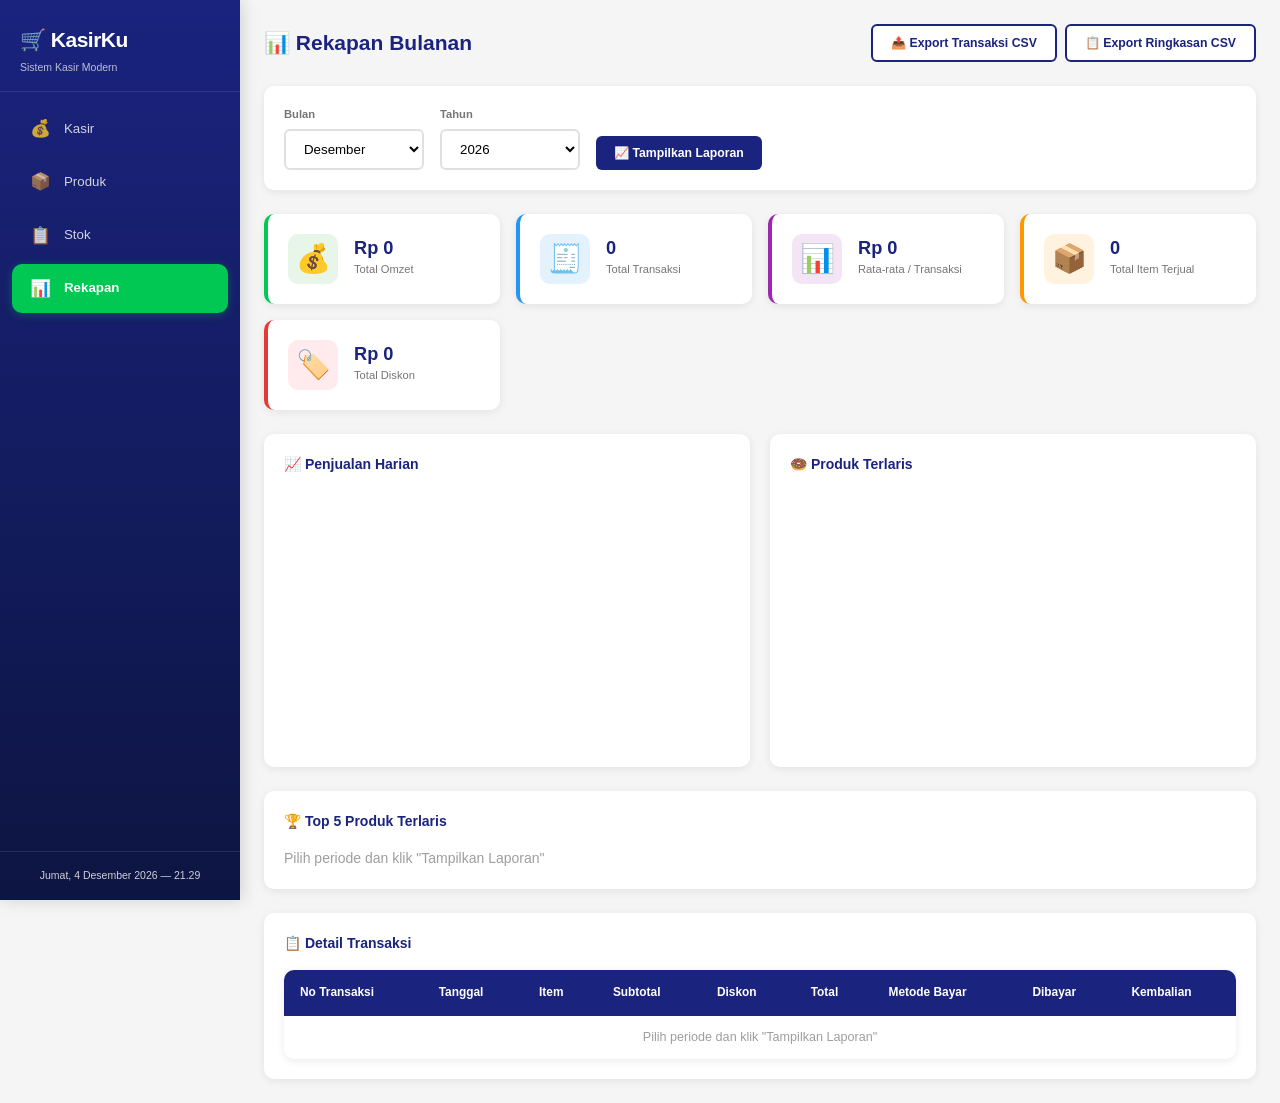
<file: docs/reports.html>
<!DOCTYPE html>
<html lang="id">
<head>
    <meta charset="UTF-8">
    <meta name="viewport" content="width=device-width, initial-scale=1.0">
    <title>KasirKu — Rekapan Bulanan</title>
    <link rel="stylesheet" href="css/style.css">
</head>
<body>
    <!-- Sidebar -->
    <aside class="sidebar">
        <div class="sidebar-header">
            <h1 class="logo">🛒 KasirKu</h1>
            <p class="tagline">Sistem Kasir Modern</p>
        </div>
        <nav class="sidebar-nav">
            <a href="index.html" class="nav-link">
                <span class="nav-icon">💰</span>
                <span class="nav-text">Kasir</span>
            </a>
            <a href="products.html" class="nav-link">
                <span class="nav-icon">📦</span>
                <span class="nav-text">Produk</span>
            </a>
            <a href="stock.html" class="nav-link">
                <span class="nav-icon">📋</span>
                <span class="nav-text">Stok</span>
            </a>
            <a href="reports.html" class="nav-link active">
                <span class="nav-icon">📊</span>
                <span class="nav-text">Rekapan</span>
            </a>
        </nav>
        <div class="sidebar-footer">
            <div id="current-datetime" class="datetime"></div>
        </div>
    </aside>

    <!-- Main Content -->
    <main class="main-content">
        <header class="page-header">
            <h2>📊 Rekapan Bulanan</h2>
            <div class="header-actions">
                <button id="btn-export-transactions" class="btn btn-outline">📤 Export Transaksi CSV</button>
                <button id="btn-export-summary" class="btn btn-outline">📋 Export Ringkasan CSV</button>
            </div>
        </header>

        <!-- Period Filter -->
        <div class="period-filter">
            <div class="filter-group">
                <label>Bulan</label>
                <select id="filter-month">
                    <option value="0">Januari</option>
                    <option value="1">Februari</option>
                    <option value="2">Maret</option>
                    <option value="3">April</option>
                    <option value="4">Mei</option>
                    <option value="5">Juni</option>
                    <option value="6">Juli</option>
                    <option value="7">Agustus</option>
                    <option value="8">September</option>
                    <option value="9">Oktober</option>
                    <option value="10">November</option>
                    <option value="11">Desember</option>
                </select>
            </div>
            <div class="filter-group">
                <label>Tahun</label>
                <select id="filter-year">
                    <!-- Populated by JS -->
                </select>
            </div>
            <button id="btn-generate" class="btn btn-primary">📈 Tampilkan Laporan</button>
        </div>

        <!-- Summary Cards -->
        <div class="summary-cards" id="summary-cards">
            <div class="summary-card card-revenue">
                <div class="card-icon">💰</div>
                <div class="card-info">
                    <span class="card-value" id="summary-revenue">Rp 0</span>
                    <span class="card-label">Total Omzet</span>
                </div>
            </div>
            <div class="summary-card card-transactions">
                <div class="card-icon">🧾</div>
                <div class="card-info">
                    <span class="card-value" id="summary-transactions">0</span>
                    <span class="card-label">Total Transaksi</span>
                </div>
            </div>
            <div class="summary-card card-average">
                <div class="card-icon">📊</div>
                <div class="card-info">
                    <span class="card-value" id="summary-average">Rp 0</span>
                    <span class="card-label">Rata-rata / Transaksi</span>
                </div>
            </div>
            <div class="summary-card card-items">
                <div class="card-icon">📦</div>
                <div class="card-info">
                    <span class="card-value" id="summary-items">0</span>
                    <span class="card-label">Total Item Terjual</span>
                </div>
            </div>
            <div class="summary-card card-discount">
                <div class="card-icon">🏷️</div>
                <div class="card-info">
                    <span class="card-value" id="summary-discount">Rp 0</span>
                    <span class="card-label">Total Diskon</span>
                </div>
            </div>
        </div>

        <!-- Charts Section -->
        <div class="charts-section" id="charts-section">
            <div class="chart-container">
                <h3>📈 Penjualan Harian</h3>
                <canvas id="daily-chart" height="250"></canvas>
                <p class="chart-empty" id="daily-chart-empty" style="display:none;">Belum ada data penjualan</p>
            </div>
            <div class="chart-container">
                <h3>🍩 Produk Terlaris</h3>
                <canvas id="top-products-chart" height="250"></canvas>
                <p class="chart-empty" id="top-chart-empty" style="display:none;">Belum ada data produk</p>
            </div>
        </div>

        <!-- Top Products -->
        <div class="top-products-section" id="top-products-section">
            <h3>🏆 Top 5 Produk Terlaris</h3>
            <div id="top-products-list" class="top-products-list">
                <p class="text-muted">Pilih periode dan klik "Tampilkan Laporan"</p>
            </div>
        </div>

        <!-- Transactions Table -->
        <div class="transactions-section">
            <h3>📋 Detail Transaksi</h3>
            <div class="table-container">
                <table class="data-table" id="transactions-table">
                    <thead>
                        <tr>
                            <th>No Transaksi</th>
                            <th>Tanggal</th>
                            <th>Item</th>
                            <th>Subtotal</th>
                            <th>Diskon</th>
                            <th>Total</th>
                            <th>Metode Bayar</th>
                            <th>Dibayar</th>
                            <th>Kembalian</th>
                        </tr>
                    </thead>
                    <tbody id="transactions-tbody">
                        <tr>
                            <td colspan="9" class="text-center text-muted">
                                Pilih periode dan klik "Tampilkan Laporan"
                            </td>
                        </tr>
                    </tbody>
                </table>
            </div>
        </div>

        <!-- Empty State -->
        <div id="empty-report" class="empty-state" style="display:none;">
            <span class="empty-icon">📭</span>
            <p>Belum ada transaksi untuk periode ini</p>
            <a href="index.html" class="btn btn-primary">Mulai Transaksi</a>
        </div>
    </main>

    <!-- Confirm Modal -->
    <div id="confirm-modal" class="modal-overlay">
        <div class="modal confirm-dialog">
            <div class="modal-body">
                <p class="confirm-message"></p>
            </div>
            <div class="modal-actions">
                <button class="confirm-yes btn btn-danger">Ya, Lanjutkan</button>
                <button class="confirm-no btn btn-outline">Batal</button>
            </div>
        </div>
    </div>

    <!-- Toast Container -->
    <div id="toast-container" class="toast-container"></div>

    <!-- Scripts -->
    <script src="js/storage.js"></script>
    <script src="js/app.js"></script>
    <script src="js/reports.js"></script>
</body>
</html>
</file>
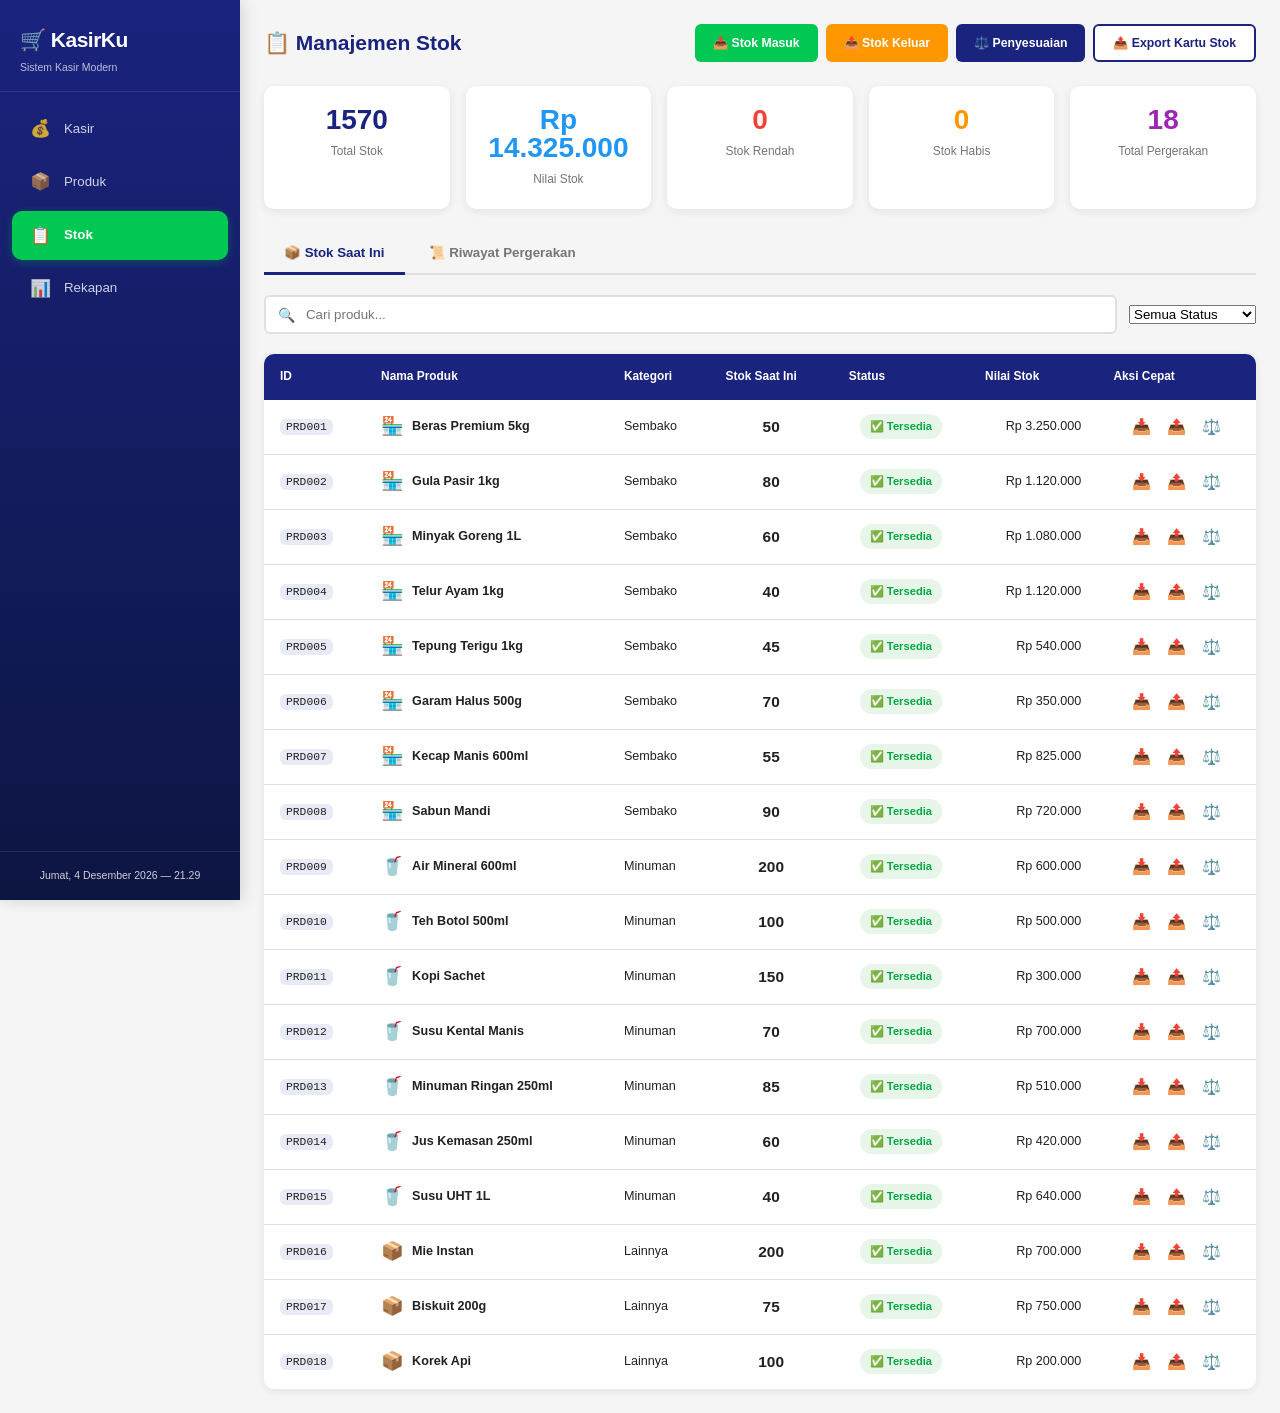
<file: docs/stock.html>
<!DOCTYPE html>
<html lang="id">
<head>
    <meta charset="UTF-8">
    <meta name="viewport" content="width=device-width, initial-scale=1.0">
    <title>KasirKu — Manajemen Stok</title>
    <link rel="stylesheet" href="css/style.css">
</head>
<body>
    <!-- Sidebar -->
    <aside class="sidebar">
        <div class="sidebar-header">
            <h1 class="logo">🛒 KasirKu</h1>
            <p class="tagline">Sistem Kasir Modern</p>
        </div>
        <nav class="sidebar-nav">
            <a href="index.html" class="nav-link">
                <span class="nav-icon">💰</span>
                <span class="nav-text">Kasir</span>
            </a>
            <a href="products.html" class="nav-link">
                <span class="nav-icon">📦</span>
                <span class="nav-text">Produk</span>
            </a>
            <a href="stock.html" class="nav-link active">
                <span class="nav-icon">📋</span>
                <span class="nav-text">Stok</span>
            </a>
            <a href="reports.html" class="nav-link">
                <span class="nav-icon">📊</span>
                <span class="nav-text">Rekapan</span>
            </a>
        </nav>
        <div class="sidebar-footer">
            <div id="current-datetime" class="datetime"></div>
        </div>
    </aside>

    <!-- Main Content -->
    <main class="main-content">
        <header class="page-header">
            <h2>📋 Manajemen Stok</h2>
            <div class="header-actions">
                <button id="btn-stock-in" class="btn btn-success">📥 Stok Masuk</button>
                <button id="btn-stock-out" class="btn btn-warning">📤 Stok Keluar</button>
                <button id="btn-adjust" class="btn btn-primary">⚖️ Penyesuaian</button>
                <button id="btn-export-stock" class="btn btn-outline">📤 Export Kartu Stok</button>
            </div>
        </header>

        <!-- Stats Bar -->
        <div class="stats-bar">
            <div class="stat-card">
                <span class="stat-value" id="stat-total-stock">0</span>
                <span class="stat-label">Total Stok</span>
            </div>
            <div class="stat-card">
                <span class="stat-value" id="stat-stock-value" style="color:#2196F3;">Rp 0</span>
                <span class="stat-label">Nilai Stok</span>
            </div>
            <div class="stat-card">
                <span class="stat-value" id="stat-low-stock" style="color:#f44336;">0</span>
                <span class="stat-label">Stok Rendah</span>
            </div>
            <div class="stat-card">
                <span class="stat-value" id="stat-out-of-stock" style="color:#ff9800;">0</span>
                <span class="stat-label">Stok Habis</span>
            </div>
            <div class="stat-card">
                <span class="stat-value" id="stat-movements" style="color:#9C27B0;">0</span>
                <span class="stat-label">Total Pergerakan</span>
            </div>
        </div>

        <!-- Tabs -->
        <div class="tabs">
            <button class="tab active" data-tab="current">📦 Stok Saat Ini</button>
            <button class="tab" data-tab="history">📜 Riwayat Pergerakan</button>
        </div>

        <!-- Tab: Current Stock -->
        <div id="tab-current" class="tab-content active">
            <div class="toolbar">
                <div class="search-box">
                    <span class="search-icon">🔍</span>
                    <input type="text" id="search-stock" placeholder="Cari produk..." autocomplete="off">
                </div>
                <select id="filter-stock-status">
                    <option value="">Semua Status</option>
                    <option value="available">Tersedia</option>
                    <option value="low">Stok Rendah (≤5)</option>
                    <option value="empty">Habis (0)</option>
                </select>
            </div>

            <div class="table-container">
                <table class="data-table">
                    <thead>
                        <tr>
                            <th>ID</th>
                            <th>Nama Produk</th>
                            <th>Kategori</th>
                            <th>Stok Saat Ini</th>
                            <th>Status</th>
                            <th>Nilai Stok</th>
                            <th>Aksi Cepat</th>
                        </tr>
                    </thead>
                    <tbody id="stock-tbody"></tbody>
                </table>
            </div>
        </div>

        <!-- Tab: History -->
        <div id="tab-history" class="tab-content">
            <div class="toolbar">
                <div class="search-box">
                    <span class="search-icon">🔍</span>
                    <input type="text" id="search-history" placeholder="Cari riwayat..." autocomplete="off">
                </div>
                <select id="filter-movement-type">
                    <option value="">Semua Tipe</option>
                    <option value="in">📥 Masuk</option>
                    <option value="out">📤 Keluar</option>
                    <option value="adjust">⚖️ Penyesuaian</option>
                </select>
            </div>

            <div class="table-container">
                <table class="data-table">
                    <thead>
                        <tr>
                            <th>Waktu</th>
                            <th>Produk</th>
                            <th>Tipe</th>
                            <th>Alasan</th>
                            <th>Jumlah</th>
                            <th>Sebelum</th>
                            <th>Sesudah</th>
                            <th>Catatan</th>
                        </tr>
                    </thead>
                    <tbody id="history-tbody"></tbody>
                </table>
            </div>
        </div>
    </main>

    <!-- Stock Movement Modal -->
    <div id="stock-modal" class="modal-overlay">
        <div class="modal">
            <div class="modal-header">
                <h3 id="modal-title">Stok Masuk</h3>
                <button class="modal-close" onclick="App.closeModal('stock-modal')">×</button>
            </div>
            <div class="modal-body">
                <form id="stock-form">
                    <div class="form-group">
                        <label for="form-product">Produk *</label>
                        <select id="form-product" required>
                            <option value="">Pilih Produk</option>
                        </select>
                    </div>
                    <div class="form-group">
                        <label for="form-reason">Alasan</label>
                        <select id="form-reason">
                            <option value="">— Pilih Alasan —</option>
                        </select>
                        <input type="text" id="form-reason-custom" placeholder="Atau ketik alasan lain..." style="margin-top:8px;">
                    </div>
                    <div class="form-group">
                        <label for="form-qty" id="qty-label">Jumlah *</label>
                        <input type="number" id="form-qty" required min="0" placeholder="0">
                        <small id="qty-hint" class="form-hint"></small>
                    </div>
                    <div class="form-group">
                        <label for="form-note">Catatan (opsional)</label>
                        <textarea id="form-note" rows="2" placeholder="Catatan tambahan..."></textarea>
                    </div>
                    <div class="form-actions">
                        <button type="submit" class="btn btn-primary">💾 Simpan</button>
                        <button type="button" class="btn btn-outline" onclick="App.closeModal('stock-modal')">Batal</button>
                    </div>
                </form>
            </div>
        </div>
    </div>

    <!-- Confirm Modal -->
    <div id="confirm-modal" class="modal-overlay">
        <div class="modal confirm-dialog">
            <div class="modal-body">
                <p class="confirm-message"></p>
            </div>
            <div class="modal-actions">
                <button class="confirm-yes btn btn-danger">Ya, Lanjutkan</button>
                <button class="confirm-no btn btn-outline">Batal</button>
            </div>
        </div>
    </div>

    <!-- Toast Container -->
    <div id="toast-container" class="toast-container"></div>

    <!-- Scripts -->
    <script src="js/storage.js"></script>
    <script src="js/app.js"></script>
    <script src="js/stock.js"></script>
</body>
</html>
</file>
<file: css/style.css>
/**
 * style.css — Sistem Kasir KasirKu
 * Tema: Navy Blue + Green Accent
 * Modern, clean, responsive design
 */

/* ===================== CSS VARIABLES ===================== */
:root {
    --primary: #1a237e;
    --primary-light: #3949ab;
    --primary-dark: #0d1542;
    --primary-bg: #e8eaf6;

    --accent: #00c853;
    --accent-light: #69f0ae;
    --accent-dark: #00a843;
    --accent-bg: #e8f5e9;

    --danger: #e53935;
    --danger-bg: #ffebee;
    --warning: #ff9800;
    --warning-bg: #fff3e0;
    --info: #2196f3;
    --info-bg: #e3f2fd;

    --text: #212121;
    --text-secondary: #757575;
    --text-light: #9e9e9e;
    --border: #e0e0e0;
    --bg: #f5f5f5;
    --white: #ffffff;
    --shadow: 0 2px 8px rgba(0, 0, 0, 0.08);
    --shadow-lg: 0 4px 24px rgba(0, 0, 0, 0.12);
    --radius: 10px;
    --radius-sm: 6px;
    --radius-lg: 16px;

    --sidebar-width: 240px;
    --header-height: 64px;
    --transition: all 0.2s ease;
}

/* ===================== RESET & BASE ===================== */
*, *::before, *::after {
    box-sizing: border-box;
    margin: 0;
    padding: 0;
}

html {
    font-size: 14px;
    scroll-behavior: smooth;
}

body {
    font-family: 'Segoe UI', -apple-system, BlinkMacSystemFont, 'Helvetica Neue', Arial, sans-serif;
    color: var(--text);
    background: var(--bg);
    line-height: 1.5;
    overflow-x: hidden;
}

a {
    color: var(--primary);
    text-decoration: none;
}

code {
    font-family: 'Consolas', 'Monaco', monospace;
    font-size: 0.9em;
    background: var(--primary-bg);
    padding: 2px 6px;
    border-radius: var(--radius-sm);
}

/* ===================== SIDEBAR ===================== */
.sidebar {
    position: fixed;
    top: 0;
    left: 0;
    width: var(--sidebar-width);
    height: 100vh;
    background: linear-gradient(180deg, var(--primary) 0%, var(--primary-dark) 100%);
    color: var(--white);
    display: flex;
    flex-direction: column;
    z-index: 100;
    box-shadow: 2px 0 16px rgba(0, 0, 0, 0.15);
}

.sidebar-header {
    padding: 24px 20px 16px;
    border-bottom: 1px solid rgba(255, 255, 255, 0.1);
}

.logo {
    font-size: 1.5rem;
    font-weight: 700;
    letter-spacing: -0.5px;
}

.tagline {
    font-size: 0.75rem;
    opacity: 0.7;
    margin-top: 4px;
}

.sidebar-nav {
    flex: 1;
    padding: 12px;
}

.nav-link {
    display: flex;
    align-items: center;
    gap: 12px;
    padding: 12px 16px;
    color: rgba(255, 255, 255, 0.8);
    border-radius: var(--radius);
    transition: var(--transition);
    font-size: 0.95rem;
    font-weight: 500;
    margin-bottom: 4px;
}

.nav-link:hover {
    background: rgba(255, 255, 255, 0.1);
    color: var(--white);
}

.nav-link.active {
    background: var(--accent);
    color: var(--white);
    font-weight: 600;
    box-shadow: 0 2px 8px rgba(0, 200, 83, 0.3);
}

.nav-icon {
    font-size: 1.2rem;
    width: 24px;
    text-align: center;
}

.sidebar-footer {
    padding: 16px 20px;
    border-top: 1px solid rgba(255, 255, 255, 0.1);
}

.datetime {
    font-size: 0.75rem;
    opacity: 0.8;
    text-align: center;
}

.low-stock-badge {
    background: var(--warning);
    color: var(--text);
    padding: 6px 10px;
    border-radius: var(--radius-sm);
    font-size: 0.75rem;
    text-align: center;
    margin-top: 8px;
    font-weight: 600;
}

/* ===================== MAIN CONTENT ===================== */
.main-content {
    margin-left: var(--sidebar-width);
    min-height: 100vh;
    padding: 24px;
}

.page-header {
    display: flex;
    justify-content: space-between;
    align-items: center;
    margin-bottom: 24px;
    flex-wrap: wrap;
    gap: 12px;
}

.page-header h2 {
    font-size: 1.5rem;
    font-weight: 700;
    color: var(--primary);
}

.header-actions {
    display: flex;
    gap: 8px;
    flex-wrap: wrap;
}

/* ===================== BUTTONS ===================== */
.btn {
    display: inline-flex;
    align-items: center;
    gap: 6px;
    padding: 10px 18px;
    border: none;
    border-radius: var(--radius-sm);
    font-size: 0.875rem;
    font-weight: 600;
    cursor: pointer;
    transition: var(--transition);
    white-space: nowrap;
}

.btn:hover {
    transform: translateY(-1px);
    box-shadow: var(--shadow);
}

.btn:active {
    transform: translateY(0);
}

.btn:disabled {
    opacity: 0.5;
    cursor: not-allowed;
    transform: none;
}

.btn-primary {
    background: var(--primary);
    color: var(--white);
}
.btn-primary:hover {
    background: var(--primary-light);
}

.btn-success {
    background: var(--accent);
    color: var(--white);
}
.btn-success:hover {
    background: var(--accent-dark);
}

.btn-danger {
    background: var(--danger);
    color: var(--white);
}
.btn-danger:hover {
    background: #c62828;
}

.btn-outline {
    background: var(--white);
    color: var(--primary);
    border: 2px solid var(--primary);
}
.btn-outline:hover {
    background: var(--primary);
    color: var(--white);
}

.btn-sm {
    padding: 6px 12px;
    font-size: 0.8rem;
}

.btn-import {
    cursor: pointer;
}

.btn-icon {
    background: none;
    border: none;
    cursor: pointer;
    padding: 6px;
    border-radius: var(--radius-sm);
    transition: var(--transition);
    font-size: 1.1rem;
}

.btn-icon:hover {
    background: var(--bg);
}

.btn-icon.btn-delete:hover {
    background: var(--danger-bg);
}

/* ===================== POS LAYOUT ===================== */
.pos-layout {
    padding: 20px;
    display: flex;
    flex-direction: column;
    height: 100vh;
}

.pos-body {
    display: grid;
    grid-template-columns: 1fr 400px;
    gap: 20px;
    flex: 1;
    min-height: 0;
}

/* ===================== POS PRODUCTS ===================== */
.pos-products {
    display: flex;
    flex-direction: column;
    min-height: 0;
}

.pos-toolbar {
    display: flex;
    gap: 12px;
    margin-bottom: 16px;
    flex-wrap: wrap;
}

.search-box {
    flex: 1;
    min-width: 200px;
    position: relative;
}

.search-box .search-icon {
    position: absolute;
    left: 14px;
    top: 50%;
    transform: translateY(-50%);
    font-size: 1rem;
}

.search-box input {
    width: 100%;
    padding: 10px 14px 10px 40px;
    border: 2px solid var(--border);
    border-radius: var(--radius-sm);
    font-size: 0.95rem;
    transition: var(--transition);
    background: var(--white);
}

.search-box input:focus {
    outline: none;
    border-color: var(--primary);
    box-shadow: 0 0 0 3px rgba(26, 35, 126, 0.1);
}

.filter-group select {
    padding: 10px 14px;
    border: 2px solid var(--border);
    border-radius: var(--radius-sm);
    font-size: 0.9rem;
    background: var(--white);
    cursor: pointer;
    min-width: 150px;
}

.filter-group select:focus {
    outline: none;
    border-color: var(--primary);
}

/* Product Grid */
.product-grid {
    display: grid;
    grid-template-columns: repeat(auto-fill, minmax(155px, 1fr));
    gap: 12px;
    overflow-y: auto;
    flex: 1;
    padding: 4px;
}

.product-card {
    background: var(--white);
    border-radius: var(--radius);
    overflow: hidden;
    cursor: pointer;
    transition: var(--transition);
    border: 2px solid transparent;
    box-shadow: var(--shadow);
}

.product-card:hover {
    transform: translateY(-2px);
    box-shadow: var(--shadow-lg);
    border-color: var(--accent);
}

.product-card:active {
    transform: translateY(0);
}

.product-card.out-of-stock {
    opacity: 0.5;
    cursor: not-allowed;
    filter: grayscale(0.5);
}

.product-card.low-stock {
    border-color: var(--warning);
}

.product-card-header {
    padding: 10px 12px;
    display: flex;
    justify-content: space-between;
    align-items: center;
}

.product-emoji {
    font-size: 1.5rem;
}

.product-badge {
    font-size: 0.7rem;
    padding: 2px 8px;
    border-radius: 12px;
    font-weight: 600;
}

.product-card-body {
    padding: 8px 12px;
}

.product-name {
    font-size: 0.85rem;
    font-weight: 600;
    color: var(--text);
    margin-bottom: 4px;
    display: -webkit-box;
    -webkit-line-clamp: 2;
    -webkit-box-orient: vertical;
    overflow: hidden;
}

.product-price {
    font-size: 0.95rem;
    font-weight: 700;
    color: var(--primary);
}

.product-card-footer {
    padding: 6px 12px 10px;
}

.product-stock {
    font-size: 0.75rem;
    color: var(--text-secondary);
}

.stock-warning {
    color: var(--danger);
    font-weight: 600;
}

/* ===================== POS CART ===================== */
.pos-cart {
    display: flex;
    flex-direction: column;
    background: var(--white);
    border-radius: var(--radius-lg);
    box-shadow: var(--shadow);
    overflow-y: auto;
    border: 2px solid var(--border);
}

.cart-header {
    display: flex;
    justify-content: space-between;
    align-items: center;
    padding: 16px 20px;
    background: var(--primary);
    color: var(--white);
}

.cart-header h3 {
    font-size: 1rem;
}

.cart-count {
    font-size: 0.8rem;
    background: rgba(255, 255, 255, 0.2);
    padding: 4px 10px;
    border-radius: 12px;
}

.cart-items {
    flex: 1;
    overflow-y: auto;
    padding: 8px;
    min-height: 100px;
}

.empty-cart {
    display: flex;
    flex-direction: column;
    align-items: center;
    justify-content: center;
    padding: 40px 20px;
    color: var(--text-light);
    text-align: center;
}

.empty-cart span {
    font-size: 3rem;
    margin-bottom: 8px;
}

.empty-cart p {
    font-weight: 600;
    margin-bottom: 4px;
}

.empty-cart small {
    font-size: 0.8rem;
    color: var(--text-light);
}

/* Cart Item */
.cart-item {
    padding: 10px 12px;
    border-radius: var(--radius-sm);
    background: var(--bg);
    margin-bottom: 8px;
    transition: var(--transition);
}

.cart-item:hover {
    background: var(--primary-bg);
}

.cart-item-info {
    display: flex;
    justify-content: space-between;
    margin-bottom: 6px;
}

.cart-item-name {
    font-weight: 600;
    font-size: 0.85rem;
}

.cart-item-price {
    color: var(--text-secondary);
    font-size: 0.8rem;
}

.cart-item-actions {
    display: flex;
    align-items: center;
    gap: 8px;
}

.cart-item-qty {
    display: flex;
    align-items: center;
    gap: 0;
    border: 1px solid var(--border);
    border-radius: var(--radius-sm);
    overflow: hidden;
}

.qty-btn {
    background: var(--white);
    border: none;
    width: 28px;
    height: 28px;
    cursor: pointer;
    font-size: 1rem;
    font-weight: 600;
    transition: var(--transition);
    display: flex;
    align-items: center;
    justify-content: center;
}

.qty-btn:hover {
    background: var(--primary);
    color: var(--white);
}

.cart-item-qty input {
    width: 38px;
    text-align: center;
    border: none;
    border-left: 1px solid var(--border);
    border-right: 1px solid var(--border);
    font-size: 0.85rem;
    font-weight: 600;
    padding: 4px;
    -moz-appearance: textfield;
}

.cart-item-qty input::-webkit-outer-spin-button,
.cart-item-qty input::-webkit-inner-spin-button {
    -webkit-appearance: none;
    margin: 0;
}

.cart-item-disc input {
    border: 1px solid var(--border);
    border-radius: var(--radius-sm);
    padding: 4px 6px;
    font-size: 0.75rem;
    text-align: right;
    transition: var(--transition);
}

.cart-item-disc input:focus {
    outline: none;
    border-color: var(--primary);
}

.cart-item-subtotal {
    font-weight: 700;
    font-size: 0.85rem;
    color: var(--primary);
    margin-left: auto;
    min-width: 80px;
    text-align: right;
}

.btn-remove {
    background: none;
    border: none;
    cursor: pointer;
    font-size: 1rem;
    padding: 4px;
    border-radius: var(--radius-sm);
    transition: var(--transition);
    opacity: 0.6;
}

.btn-remove:hover {
    opacity: 1;
    background: var(--danger-bg);
}

/* Cart Summary */
.cart-summary {
    padding: 16px 20px;
    border-top: 2px solid var(--border);
    background: var(--bg);
}

.summary-row {
    display: flex;
    justify-content: space-between;
    align-items: center;
    padding: 6px 0;
    font-size: 0.9rem;
}

.discount-row {
    display: flex;
    justify-content: space-between;
    align-items: center;
}

.discount-row > span:first-child {
    display: flex;
    align-items: center;
    gap: 6px;
}

.discount-input {
    width: 80px;
    padding: 4px 8px;
    border: 1px solid var(--border);
    border-radius: var(--radius-sm);
    font-size: 0.85rem;
    text-align: right;
}

.discount-input:focus {
    outline: none;
    border-color: var(--primary);
}

.btn-discount-toggle {
    background: none;
    border: none;
    cursor: pointer;
    font-size: 1rem;
    padding: 2px;
    border-radius: var(--radius-sm);
    transition: var(--transition);
}

.btn-discount-toggle:hover {
    background: var(--warning-bg);
}

.total-row {
    font-size: 1.2rem;
    font-weight: 700;
    color: var(--primary);
    padding-top: 10px;
    border-top: 2px solid var(--border);
    margin-top: 6px;
}

/* Payment Section */
.payment-section {
    padding: 16px 20px 20px;
    border-top: 2px solid var(--border);
}

.payment-methods {
    display: grid;
    grid-template-columns: repeat(4, 1fr);
    gap: 8px;
    margin-bottom: 16px;
}

.payment-option {
    display: flex;
    flex-direction: column;
    align-items: center;
    gap: 4px;
    padding: 10px 8px;
    border: 2px solid var(--border);
    border-radius: var(--radius-sm);
    cursor: pointer;
    transition: var(--transition);
    text-align: center;
}

.payment-option input {
    display: none;
}

.payment-option:hover {
    border-color: var(--primary-light);
    background: var(--primary-bg);
}

.payment-option.active {
    border-color: var(--primary);
    background: var(--primary-bg);
}

.payment-icon {
    font-size: 1.3rem;
}

.payment-label {
    font-size: 0.7rem;
    font-weight: 600;
}

/* Cash Payment */
.cash-payment label {
    display: block;
    font-size: 0.8rem;
    color: var(--text-secondary);
    margin-bottom: 6px;
    font-weight: 600;
}

.cash-input-group {
    display: flex;
    align-items: center;
    border: 2px solid var(--border);
    border-radius: var(--radius-sm);
    overflow: hidden;
    margin-bottom: 10px;
}

.currency-prefix {
    padding: 10px 12px;
    background: var(--bg);
    font-weight: 600;
    color: var(--text-secondary);
    border-right: 1px solid var(--border);
}

.cash-input-group input {
    flex: 1;
    padding: 10px 12px;
    border: none;
    font-size: 1rem;
    font-weight: 600;
    -moz-appearance: textfield;
}

.cash-input-group input::-webkit-outer-spin-button,
.cash-input-group input::-webkit-inner-spin-button {
    -webkit-appearance: none;
    margin: 0;
}

.cash-input-group input:focus {
    outline: none;
}

.quick-amounts {
    display: flex;
    flex-wrap: wrap;
    gap: 6px;
    margin-bottom: 12px;
}

.btn-quick-amount {
    padding: 6px 12px;
    border: 1px solid var(--border);
    border-radius: var(--radius-sm);
    background: var(--white);
    font-size: 0.8rem;
    font-weight: 600;
    cursor: pointer;
    transition: var(--transition);
}

.btn-quick-amount:hover {
    background: var(--primary);
    color: var(--white);
    border-color: var(--primary);
}

.btn-quick-amount.btn-exact {
    background: var(--accent-bg);
    border-color: var(--accent);
    color: var(--accent-dark);
}

.btn-quick-amount.btn-exact:hover {
    background: var(--accent);
    color: var(--white);
}

.change-display {
    display: flex;
    justify-content: space-between;
    align-items: center;
    padding: 10px 14px;
    background: var(--accent-bg);
    border-radius: var(--radius-sm);
    margin-bottom: 12px;
    font-weight: 600;
}

.change-amount {
    font-size: 1.1rem;
    font-weight: 700;
    color: var(--accent-dark);
}

.change-amount.insufficient {
    color: var(--danger);
}

.btn-checkout {
    width: 100%;
    padding: 14px;
    font-size: 1rem;
    font-weight: 700;
    border-radius: var(--radius);
}

/* ===================== PRODUCTS PAGE ===================== */

/* Stats Bar */
.stats-bar {
    display: grid;
    grid-template-columns: repeat(auto-fit, minmax(180px, 1fr));
    gap: 16px;
    margin-bottom: 24px;
}

.stat-card {
    background: var(--white);
    padding: 20px;
    border-radius: var(--radius);
    box-shadow: var(--shadow);
    text-align: center;
    transition: var(--transition);
}

.stat-card:hover {
    transform: translateY(-2px);
    box-shadow: var(--shadow-lg);
}

.stat-value {
    display: block;
    font-size: 2rem;
    font-weight: 800;
    color: var(--primary);
    line-height: 1;
    margin-bottom: 6px;
}

.stat-label {
    font-size: 0.85rem;
    color: var(--text-secondary);
    font-weight: 500;
}

/* Toolbar */
.toolbar {
    display: flex;
    gap: 12px;
    margin-bottom: 20px;
    flex-wrap: wrap;
    align-items: center;
}

.toolbar .search-box {
    flex: 1;
    min-width: 200px;
}

/* Data Table */
.table-container {
    background: var(--white);
    border-radius: var(--radius);
    box-shadow: var(--shadow);
    overflow: auto;
}

.data-table {
    width: 100%;
    border-collapse: collapse;
}

.data-table thead {
    background: var(--primary);
    color: var(--white);
}

.data-table th {
    padding: 14px 16px;
    text-align: left;
    font-weight: 600;
    font-size: 0.85rem;
    white-space: nowrap;
}

.data-table td {
    padding: 12px 16px;
    border-bottom: 1px solid var(--border);
    font-size: 0.9rem;
    vertical-align: middle;
}

.data-table tbody tr:hover {
    background: var(--primary-bg);
}

.data-table tbody tr:last-child td {
    border-bottom: none;
}

.text-right {
    text-align: right;
}

.text-center {
    text-align: center;
}

.text-sm {
    font-size: 0.8rem;
    color: var(--text-secondary);
    max-width: 200px;
    overflow: hidden;
    text-overflow: ellipsis;
    white-space: nowrap;
}

.text-muted {
    color: var(--text-light);
}

.text-danger {
    color: var(--danger);
}

.font-bold {
    font-weight: 700;
}

/* Product Cell */
.product-cell {
    display: flex;
    align-items: center;
    gap: 10px;
}

.product-cell-emoji {
    font-size: 1.3rem;
}

.product-cell-name {
    font-weight: 600;
}

/* Badge */
.badge {
    display: inline-block;
    padding: 4px 10px;
    border-radius: 12px;
    font-size: 0.8rem;
    font-weight: 600;
}

/* Stock Badge */
.stock-badge {
    display: inline-block;
    padding: 4px 10px;
    border-radius: 12px;
    font-size: 0.8rem;
    font-weight: 700;
}

.stock-ok {
    background: var(--accent-bg);
    color: var(--accent-dark);
}

.stock-low {
    background: var(--warning-bg);
    color: var(--warning);
}

.stock-empty {
    background: var(--danger-bg);
    color: var(--danger);
}

/* Action Buttons */
.action-buttons {
    display: flex;
    gap: 4px;
    justify-content: center;
}

/* ===================== REPORTS PAGE ===================== */

/* Period Filter */
.period-filter {
    display: flex;
    gap: 16px;
    align-items: flex-end;
    margin-bottom: 24px;
    flex-wrap: wrap;
    background: var(--white);
    padding: 20px;
    border-radius: var(--radius);
    box-shadow: var(--shadow);
}

.filter-group label {
    display: block;
    font-size: 0.8rem;
    font-weight: 600;
    color: var(--text-secondary);
    margin-bottom: 6px;
}

.filter-group select {
    padding: 10px 14px;
    border: 2px solid var(--border);
    border-radius: var(--radius-sm);
    font-size: 0.95rem;
    background: var(--white);
    cursor: pointer;
    min-width: 140px;
}

.filter-group select:focus {
    outline: none;
    border-color: var(--primary);
}

/* Summary Cards */
.summary-cards {
    display: grid;
    grid-template-columns: repeat(auto-fit, minmax(200px, 1fr));
    gap: 16px;
    margin-bottom: 24px;
}

.summary-card {
    background: var(--white);
    padding: 20px;
    border-radius: var(--radius);
    box-shadow: var(--shadow);
    display: flex;
    align-items: center;
    gap: 16px;
    transition: var(--transition);
    border-left: 4px solid var(--primary);
}

.summary-card:hover {
    transform: translateY(-2px);
    box-shadow: var(--shadow-lg);
}

.card-revenue { border-left-color: var(--accent); }
.card-transactions { border-left-color: var(--info); }
.card-average { border-left-color: #9C27B0; }
.card-items { border-left-color: var(--warning); }
.card-discount { border-left-color: var(--danger); }

.card-icon {
    font-size: 2rem;
    width: 50px;
    height: 50px;
    display: flex;
    align-items: center;
    justify-content: center;
    border-radius: var(--radius);
}

.card-revenue .card-icon { background: var(--accent-bg); }
.card-transactions .card-icon { background: var(--info-bg); }
.card-average .card-icon { background: #f3e5f5; }
.card-items .card-icon { background: var(--warning-bg); }
.card-discount .card-icon { background: var(--danger-bg); }

.card-value {
    display: block;
    font-size: 1.3rem;
    font-weight: 800;
    color: var(--primary);
    line-height: 1.1;
}

.card-label {
    font-size: 0.8rem;
    color: var(--text-secondary);
    font-weight: 500;
}

/* Charts */
.charts-section {
    display: grid;
    grid-template-columns: 1fr 1fr;
    gap: 20px;
    margin-bottom: 24px;
}

.chart-container {
    background: var(--white);
    padding: 20px;
    border-radius: var(--radius);
    box-shadow: var(--shadow);
}

.chart-container h3 {
    margin-bottom: 16px;
    font-size: 1rem;
    color: var(--primary);
}

.chart-container canvas {
    width: 100% !important;
    max-height: 250px;
}

.chart-empty {
    text-align: center;
    padding: 40px;
    color: var(--text-light);
}

/* Top Products */
.top-products-section {
    background: var(--white);
    padding: 20px;
    border-radius: var(--radius);
    box-shadow: var(--shadow);
    margin-bottom: 24px;
}

.top-products-section h3 {
    margin-bottom: 16px;
    font-size: 1rem;
    color: var(--primary);
}

.top-products-list {
    display: flex;
    flex-direction: column;
    gap: 12px;
}

.top-product-item {
    display: flex;
    align-items: flex-start;
    gap: 14px;
    padding: 12px;
    border-radius: var(--radius-sm);
    background: var(--bg);
    transition: var(--transition);
}

.top-product-item:hover {
    background: var(--primary-bg);
}

.top-rank {
    font-size: 1.5rem;
    min-width: 40px;
    text-align: center;
}

.top-product-info {
    flex: 1;
}

.top-product-name {
    display: block;
    font-weight: 600;
    margin-bottom: 4px;
}

.top-product-detail {
    display: block;
    font-size: 0.8rem;
    color: var(--text-secondary);
    margin-bottom: 8px;
}

.top-product-bar {
    height: 6px;
    background: var(--border);
    border-radius: 3px;
    overflow: hidden;
}

.top-product-bar-fill {
    height: 100%;
    border-radius: 3px;
    transition: width 0.5s ease;
}

/* Transactions Section */
.transactions-section {
    background: var(--white);
    padding: 20px;
    border-radius: var(--radius);
    box-shadow: var(--shadow);
}

.transactions-section h3 {
    margin-bottom: 16px;
    font-size: 1rem;
    color: var(--primary);
}

/* ===================== MODALS ===================== */
.modal-overlay {
    position: fixed;
    inset: 0;
    background: rgba(0, 0, 0, 0.5);
    display: none;
    align-items: center;
    justify-content: center;
    z-index: 1000;
    padding: 20px;
}

.modal-overlay.active {
    display: flex;
}

.modal {
    background: var(--white);
    border-radius: var(--radius-lg);
    box-shadow: var(--shadow-lg);
    max-width: 600px;
    width: 100%;
    max-height: 90vh;
    overflow-y: auto;
    animation: modalIn 0.2s ease;
}

.success-modal {
    max-width: 400px;
}

.confirm-dialog {
    max-width: 400px;
}

.review-modal-dialog {
    max-width: 480px;
}

.review-list {
    display: flex;
    flex-direction: column;
    gap: 8px;
    max-height: 50vh;
    overflow-y: auto;
}

.review-item {
    padding: 12px;
    border-radius: var(--radius-sm);
    background: var(--bg);
    border: 1px solid var(--border);
}

.review-item-header {
    display: flex;
    justify-content: space-between;
    align-items: center;
    margin-bottom: 4px;
}

.review-item-name {
    font-weight: 600;
    font-size: 0.9rem;
}

.review-item-price {
    color: var(--text-secondary);
    font-size: 0.85rem;
}

.review-item-details {
    display: flex;
    gap: 16px;
    font-size: 0.8rem;
    color: var(--text-secondary);
}

.review-item-qty strong,
.review-item-disc strong,
.review-item-subtotal strong {
    color: var(--text);
    font-weight: 600;
}

.review-item-disc strong {
    color: var(--danger);
}

.review-item-subtotal {
    margin-left: auto;
}

.review-total {
    display: flex;
    justify-content: space-between;
    align-items: center;
    padding: 16px;
    margin-top: 12px;
    background: var(--primary);
    color: var(--white);
    border-radius: var(--radius-sm);
    font-size: 1.1rem;
    font-weight: 700;
}

#cart-count {
    cursor: pointer;
    transition: var(--transition);
}

#cart-count:hover {
    background: rgba(255, 255, 255, 0.3);
}

@keyframes modalIn {
    from { opacity: 0; transform: scale(0.95); }
    to { opacity: 1; transform: scale(1); }
}

.modal-header {
    display: flex;
    justify-content: space-between;
    align-items: center;
    padding: 20px 24px;
    border-bottom: 1px solid var(--border);
}

.modal-header h3 {
    font-size: 1.1rem;
    color: var(--primary);
}

.modal-close {
    background: none;
    border: none;
    font-size: 1.5rem;
    cursor: pointer;
    color: var(--text-secondary);
    padding: 4px 8px;
    border-radius: var(--radius-sm);
    transition: var(--transition);
}

.modal-close:hover {
    background: var(--danger-bg);
    color: var(--danger);
}

.modal-body {
    padding: 24px;
}

.modal-actions {
    display: flex;
    gap: 10px;
    justify-content: flex-end;
    padding: 16px 24px;
    border-top: 1px solid var(--border);
}

.confirm-dialog .confirm-message {
    font-size: 1rem;
    text-align: center;
    line-height: 1.6;
}

/* ===================== FORMS ===================== */
.form-group {
    margin-bottom: 16px;
}

.form-group label {
    display: block;
    font-size: 0.85rem;
    font-weight: 600;
    color: var(--text);
    margin-bottom: 6px;
}

.form-group input,
.form-group select {
    width: 100%;
    padding: 10px 14px;
    border: 2px solid var(--border);
    border-radius: var(--radius-sm);
    font-size: 0.95rem;
    transition: var(--transition);
}

.form-group input:focus,
.form-group select:focus {
    outline: none;
    border-color: var(--primary);
    box-shadow: 0 0 0 3px rgba(26, 35, 126, 0.1);
}

.form-row {
    display: grid;
    grid-template-columns: 1fr 1fr;
    gap: 16px;
}

.form-actions {
    display: flex;
    gap: 10px;
    justify-content: flex-end;
    margin-top: 8px;
}

/* ===================== RECEIPT ===================== */
.receipt {
    padding: 20px;
    font-family: 'Courier New', monospace;
    max-width: 340px;
    margin: 0 auto;
}

.receipt-header {
    text-align: center;
    margin-bottom: 12px;
}

.receipt-header h2 {
    font-size: 1.1rem;
    margin-bottom: 4px;
}

.receipt-header p {
    font-size: 0.75rem;
    margin: 2px 0;
    color: var(--text-secondary);
}

.receipt-divider {
    border-top: 1px dashed var(--border);
    margin: 10px 0;
}

.receipt-item {
    display: flex;
    justify-content: space-between;
    font-size: 0.85rem;
    padding: 3px 0;
}

.receipt-total {
    font-weight: 700;
    font-size: 1rem;
    color: var(--primary);
}

.receipt-footer {
    text-align: center;
    margin-top: 12px;
    font-size: 0.8rem;
    color: var(--text-secondary);
}

/* ===================== EMPTY STATE ===================== */
.empty-state {
    display: flex;
    flex-direction: column;
    align-items: center;
    justify-content: center;
    padding: 60px 20px;
    text-align: center;
    color: var(--text-light);
}

.empty-icon {
    font-size: 4rem;
    margin-bottom: 16px;
}

.empty-state p {
    font-size: 1.1rem;
    margin-bottom: 16px;
}

/* ===================== TOAST NOTIFICATIONS ===================== */
.toast-container {
    position: fixed;
    top: 20px;
    right: 20px;
    z-index: 2000;
    display: flex;
    flex-direction: column;
    gap: 8px;
}

.toast {
    display: flex;
    align-items: center;
    gap: 10px;
    padding: 14px 20px;
    border-radius: var(--radius-sm);
    background: var(--white);
    box-shadow: var(--shadow-lg);
    min-width: 280px;
    max-width: 400px;
    transform: translateX(120%);
    transition: transform 0.3s ease;
    border-left: 4px solid var(--info);
}

.toast.show {
    transform: translateX(0);
}

.toast-success { border-left-color: var(--accent); }
.toast-error { border-left-color: var(--danger); }
.toast-warning { border-left-color: var(--warning); }
.toast-info { border-left-color: var(--info); }

.toast-icon {
    font-size: 1.2rem;
}

.toast-message {
    flex: 1;
    font-size: 0.9rem;
    font-weight: 500;
}

.toast-close {
    background: none;
    border: none;
    font-size: 1.2rem;
    cursor: pointer;
    color: var(--text-light);
    padding: 2px;
    transition: var(--transition);
}

.toast-close:hover {
    color: var(--danger);
}

/* ===================== SCROLLBAR ===================== */
::-webkit-scrollbar {
    width: 6px;
    height: 6px;
}

::-webkit-scrollbar-track {
    background: transparent;
}

::-webkit-scrollbar-thumb {
    background: var(--text-light);
    border-radius: 3px;
}

::-webkit-scrollbar-thumb:hover {
    background: var(--text-secondary);
}

/* ===================== RESPONSIVE ===================== */
@media (max-width: 1200px) {
    .pos-body {
        grid-template-columns: 1fr 350px;
    }
}

@media (max-width: 1024px) {
    .charts-section {
        grid-template-columns: 1fr;
    }
}

@media (max-width: 900px) {
    .sidebar {
        width: 70px;
    }

    .sidebar .tagline,
    .sidebar .nav-text,
    .sidebar .datetime,
    .sidebar .low-stock-badge {
        display: none;
    }

    .sidebar-header {
        padding: 16px 12px;
        text-align: center;
    }

    .logo {
        font-size: 1.2rem;
    }

    .nav-link {
        justify-content: center;
        padding: 12px;
    }

    .nav-icon {
        font-size: 1.4rem;
    }

    .main-content {
        margin-left: 70px;
    }

    .pos-body {
        grid-template-columns: 1fr;
        grid-template-rows: 1fr auto;
    }

    .pos-cart {
        max-height: 50vh;
    }

    .form-row {
        grid-template-columns: 1fr;
    }
}

@media (max-width: 600px) {
    .main-content {
        padding: 12px;
    }

    .pos-body {
        gap: 12px;
    }

    .product-grid {
        grid-template-columns: repeat(auto-fill, minmax(130px, 1fr));
        gap: 8px;
    }

    .payment-methods {
        grid-template-columns: repeat(2, 1fr);
    }

    .summary-cards {
        grid-template-columns: 1fr 1fr;
    }

    .period-filter {
        flex-direction: column;
        align-items: stretch;
    }

    .header-actions {
        width: 100%;
    }

    .header-actions .btn {
        flex: 1;
        justify-content: center;
        font-size: 0.8rem;
        padding: 8px 12px;
    }
}

/* ===================== PRINT ===================== */
@media print {
    .sidebar, .page-header, .period-filter, .summary-cards,
    .charts-section, .top-products-section, .toast-container {
        display: none !important;
    }

    .main-content {
        margin-left: 0;
        padding: 0;
    }
}

/* ===================== V2 FIXES & ADDITIONS ===================== */

/* --- Tabs (Stok page) --- */
.tabs {
    display: flex;
    gap: 4px;
    border-bottom: 2px solid var(--border);
    margin-bottom: 20px;
}

.tab {
    padding: 12px 20px;
    background: none;
    border: none;
    border-bottom: 3px solid transparent;
    cursor: pointer;
    font-size: 0.95rem;
    font-weight: 600;
    color: var(--text-secondary);
    transition: var(--transition);
    margin-bottom: -2px;
}

.tab:hover {
    color: var(--primary);
    background: var(--primary-bg);
}

.tab.active {
    color: var(--primary);
    border-bottom-color: var(--primary);
}

.tab-content {
    display: none;
}

.tab-content.active {
    display: block;
}

/* --- btn-warning (used in stock page) --- */
.btn-warning {
    background: var(--warning);
    color: var(--white);
}
.btn-warning:hover {
    background: #f57c00;
}

/* --- Textarea & form helpers --- */
textarea {
    width: 100%;
    padding: 10px 14px;
    border: 2px solid var(--border);
    border-radius: var(--radius-sm);
    font-size: 0.95rem;
    font-family: inherit;
    resize: vertical;
    transition: var(--transition);
}

textarea:focus {
    outline: none;
    border-color: var(--primary);
    box-shadow: 0 0 0 3px rgba(26, 35, 126, 0.1);
}

.form-hint {
    display: block;
    font-size: 0.75rem;
    color: var(--text-secondary);
    margin-top: 4px;
    font-style: italic;
}

/* --- FIX: Cart item actions — wrap & not overflow --- */
.cart-item-actions {
    display: flex;
    align-items: center;
    gap: 6px;
    flex-wrap: wrap;
}

.cart-item-disc {
    flex-shrink: 0;
}

.cart-item-disc input {
    width: 75px !important;
    padding: 4px 6px;
    font-size: 0.75rem;
    border: 1px solid var(--border);
    border-radius: var(--radius-sm);
    text-align: right;
}

.cart-item-disc input:focus {
    outline: none;
    border-color: var(--primary);
}

.cart-item-subtotal {
    font-weight: 700;
    font-size: 0.85rem;
    color: var(--primary);
    margin-left: auto;
    text-align: right;
    white-space: nowrap;
}

.cart-item-name {
    font-weight: 600;
    font-size: 0.85rem;
    word-break: break-word;
    overflow-wrap: break-word;
    max-width: 100%;
}

.cart-item-info {
    display: flex;
    justify-content: space-between;
    align-items: flex-start;
    gap: 8px;
    margin-bottom: 8px;
}

/* --- FIX: Product grid — better spacing & no truncation --- */
.product-grid {
    grid-template-columns: repeat(auto-fill, minmax(170px, 1fr));
    gap: 14px;
    align-content: start;
}

.product-card {
    display: flex;
    flex-direction: column;
}

.product-card-body {
    flex: 1;
}

.product-name {
    -webkit-line-clamp: 2;
    line-clamp: 2;
    min-height: 2.6em;
    word-break: break-word;
}

.product-price {
    white-space: nowrap;
}

/* --- FIX: Cart container — proper height management --- */
.pos-cart {
    min-width: 0;
    max-height: calc(100vh - 120px);
}

.pos-layout {
    height: auto;
    min-height: 100vh;
}

.pos-body {
    align-items: stretch;
}

/* --- FIX: Table responsive — wrap long content --- */
.data-table td {
    word-break: break-word;
}

.product-cell {
    display: flex;
    align-items: center;
    gap: 8px;
}

.product-cell small {
    display: block;
    font-size: 0.7rem;
    color: var(--text-light);
}

/* --- Cart scroll fix --- */
.cart-items {
    min-height: 340px;
    overflow-y: auto;
}

/* --- FIX: On small screens, stack cart actions vertically --- */
@media (max-width: 1200px) {
    .cart-item-actions {
        gap: 4px;
    }
    .cart-item-subtotal {
        margin-left: 0;
        width: 100%;
        text-align: right;
        padding-top: 4px;
        border-top: 1px dashed var(--border);
    }
}

@media (max-width: 768px) {
    .cart-item-actions {
        flex-direction: column;
        align-items: stretch;
    }
    .cart-item-qty {
        align-self: flex-start;
    }
}

/* --- Better scrollbars in cart --- */
.cart-items::-webkit-scrollbar,
.product-grid::-webkit-scrollbar {
    width: 6px;
}
.cart-items::-webkit-scrollbar-thumb,
.product-grid::-webkit-scrollbar-thumb {
    background: var(--text-light);
    border-radius: 3px;
}

/* --- Responsive header actions on stock page --- */
@media (max-width: 900px) {
    .page-header {
        flex-direction: column;
        align-items: stretch;
    }
    .header-actions {
        flex-wrap: wrap;
    }
    .header-actions .btn {
        flex: 1 1 calc(50% - 4px);
        justify-content: center;
        font-size: 0.8rem;
    }
}
</file>
<file: docs/css/style.css>
/**
 * style.css — Sistem Kasir KasirKu
 * Tema: Navy Blue + Green Accent
 * Modern, clean, responsive design
 */

/* ===================== CSS VARIABLES ===================== */
:root {
    --primary: #1a237e;
    --primary-light: #3949ab;
    --primary-dark: #0d1542;
    --primary-bg: #e8eaf6;

    --accent: #00c853;
    --accent-light: #69f0ae;
    --accent-dark: #00a843;
    --accent-bg: #e8f5e9;

    --danger: #e53935;
    --danger-bg: #ffebee;
    --warning: #ff9800;
    --warning-bg: #fff3e0;
    --info: #2196f3;
    --info-bg: #e3f2fd;

    --text: #212121;
    --text-secondary: #757575;
    --text-light: #9e9e9e;
    --border: #e0e0e0;
    --bg: #f5f5f5;
    --white: #ffffff;
    --shadow: 0 2px 8px rgba(0, 0, 0, 0.08);
    --shadow-lg: 0 4px 24px rgba(0, 0, 0, 0.12);
    --radius: 10px;
    --radius-sm: 6px;
    --radius-lg: 16px;

    --sidebar-width: 240px;
    --header-height: 64px;
    --transition: all 0.2s ease;
}

/* ===================== RESET & BASE ===================== */
*, *::before, *::after {
    box-sizing: border-box;
    margin: 0;
    padding: 0;
}

html {
    font-size: 14px;
    scroll-behavior: smooth;
}

body {
    font-family: 'Segoe UI', -apple-system, BlinkMacSystemFont, 'Helvetica Neue', Arial, sans-serif;
    color: var(--text);
    background: var(--bg);
    line-height: 1.5;
    overflow-x: hidden;
}

a {
    color: var(--primary);
    text-decoration: none;
}

code {
    font-family: 'Consolas', 'Monaco', monospace;
    font-size: 0.9em;
    background: var(--primary-bg);
    padding: 2px 6px;
    border-radius: var(--radius-sm);
}

/* ===================== SIDEBAR ===================== */
.sidebar {
    position: fixed;
    top: 0;
    left: 0;
    width: var(--sidebar-width);
    height: 100vh;
    background: linear-gradient(180deg, var(--primary) 0%, var(--primary-dark) 100%);
    color: var(--white);
    display: flex;
    flex-direction: column;
    z-index: 100;
    box-shadow: 2px 0 16px rgba(0, 0, 0, 0.15);
}

.sidebar-header {
    padding: 24px 20px 16px;
    border-bottom: 1px solid rgba(255, 255, 255, 0.1);
}

.logo {
    font-size: 1.5rem;
    font-weight: 700;
    letter-spacing: -0.5px;
}

.tagline {
    font-size: 0.75rem;
    opacity: 0.7;
    margin-top: 4px;
}

.sidebar-nav {
    flex: 1;
    padding: 12px;
}

.nav-link {
    display: flex;
    align-items: center;
    gap: 12px;
    padding: 12px 16px;
    color: rgba(255, 255, 255, 0.8);
    border-radius: var(--radius);
    transition: var(--transition);
    font-size: 0.95rem;
    font-weight: 500;
    margin-bottom: 4px;
}

.nav-link:hover {
    background: rgba(255, 255, 255, 0.1);
    color: var(--white);
}

.nav-link.active {
    background: var(--accent);
    color: var(--white);
    font-weight: 600;
    box-shadow: 0 2px 8px rgba(0, 200, 83, 0.3);
}

.nav-icon {
    font-size: 1.2rem;
    width: 24px;
    text-align: center;
}

.sidebar-footer {
    padding: 16px 20px;
    border-top: 1px solid rgba(255, 255, 255, 0.1);
}

.datetime {
    font-size: 0.75rem;
    opacity: 0.8;
    text-align: center;
}

.low-stock-badge {
    background: var(--warning);
    color: var(--text);
    padding: 6px 10px;
    border-radius: var(--radius-sm);
    font-size: 0.75rem;
    text-align: center;
    margin-top: 8px;
    font-weight: 600;
}

/* ===================== MAIN CONTENT ===================== */
.main-content {
    margin-left: var(--sidebar-width);
    min-height: 100vh;
    padding: 24px;
}

.page-header {
    display: flex;
    justify-content: space-between;
    align-items: center;
    margin-bottom: 24px;
    flex-wrap: wrap;
    gap: 12px;
}

.page-header h2 {
    font-size: 1.5rem;
    font-weight: 700;
    color: var(--primary);
}

.header-actions {
    display: flex;
    gap: 8px;
    flex-wrap: wrap;
}

/* ===================== BUTTONS ===================== */
.btn {
    display: inline-flex;
    align-items: center;
    gap: 6px;
    padding: 10px 18px;
    border: none;
    border-radius: var(--radius-sm);
    font-size: 0.875rem;
    font-weight: 600;
    cursor: pointer;
    transition: var(--transition);
    white-space: nowrap;
}

.btn:hover {
    transform: translateY(-1px);
    box-shadow: var(--shadow);
}

.btn:active {
    transform: translateY(0);
}

.btn:disabled {
    opacity: 0.5;
    cursor: not-allowed;
    transform: none;
}

.btn-primary {
    background: var(--primary);
    color: var(--white);
}
.btn-primary:hover {
    background: var(--primary-light);
}

.btn-success {
    background: var(--accent);
    color: var(--white);
}
.btn-success:hover {
    background: var(--accent-dark);
}

.btn-danger {
    background: var(--danger);
    color: var(--white);
}
.btn-danger:hover {
    background: #c62828;
}

.btn-outline {
    background: var(--white);
    color: var(--primary);
    border: 2px solid var(--primary);
}
.btn-outline:hover {
    background: var(--primary);
    color: var(--white);
}

.btn-sm {
    padding: 6px 12px;
    font-size: 0.8rem;
}

.btn-import {
    cursor: pointer;
}

.btn-icon {
    background: none;
    border: none;
    cursor: pointer;
    padding: 6px;
    border-radius: var(--radius-sm);
    transition: var(--transition);
    font-size: 1.1rem;
}

.btn-icon:hover {
    background: var(--bg);
}

.btn-icon.btn-delete:hover {
    background: var(--danger-bg);
}

/* ===================== POS LAYOUT ===================== */
.pos-layout {
    padding: 20px;
    display: flex;
    flex-direction: column;
    height: 100vh;
}

.pos-body {
    display: grid;
    grid-template-columns: 1fr 400px;
    gap: 20px;
    flex: 1;
    min-height: 0;
}

/* ===================== POS PRODUCTS ===================== */
.pos-products {
    display: flex;
    flex-direction: column;
    min-height: 0;
}

.pos-toolbar {
    display: flex;
    gap: 12px;
    margin-bottom: 16px;
    flex-wrap: wrap;
}

.search-box {
    flex: 1;
    min-width: 200px;
    position: relative;
}

.search-box .search-icon {
    position: absolute;
    left: 14px;
    top: 50%;
    transform: translateY(-50%);
    font-size: 1rem;
}

.search-box input {
    width: 100%;
    padding: 10px 14px 10px 40px;
    border: 2px solid var(--border);
    border-radius: var(--radius-sm);
    font-size: 0.95rem;
    transition: var(--transition);
    background: var(--white);
}

.search-box input:focus {
    outline: none;
    border-color: var(--primary);
    box-shadow: 0 0 0 3px rgba(26, 35, 126, 0.1);
}

.filter-group select {
    padding: 10px 14px;
    border: 2px solid var(--border);
    border-radius: var(--radius-sm);
    font-size: 0.9rem;
    background: var(--white);
    cursor: pointer;
    min-width: 150px;
}

.filter-group select:focus {
    outline: none;
    border-color: var(--primary);
}

/* Product Grid */
.product-grid {
    display: grid;
    grid-template-columns: repeat(auto-fill, minmax(155px, 1fr));
    gap: 12px;
    overflow-y: auto;
    flex: 1;
    padding: 4px;
}

.product-card {
    background: var(--white);
    border-radius: var(--radius);
    overflow: hidden;
    cursor: pointer;
    transition: var(--transition);
    border: 2px solid transparent;
    box-shadow: var(--shadow);
}

.product-card:hover {
    transform: translateY(-2px);
    box-shadow: var(--shadow-lg);
    border-color: var(--accent);
}

.product-card:active {
    transform: translateY(0);
}

.product-card.out-of-stock {
    opacity: 0.5;
    cursor: not-allowed;
    filter: grayscale(0.5);
}

.product-card.low-stock {
    border-color: var(--warning);
}

.product-card-header {
    padding: 10px 12px;
    display: flex;
    justify-content: space-between;
    align-items: center;
}

.product-emoji {
    font-size: 1.5rem;
}

.product-badge {
    font-size: 0.7rem;
    padding: 2px 8px;
    border-radius: 12px;
    font-weight: 600;
}

.product-card-body {
    padding: 8px 12px;
}

.product-name {
    font-size: 0.85rem;
    font-weight: 600;
    color: var(--text);
    margin-bottom: 4px;
    display: -webkit-box;
    -webkit-line-clamp: 2;
    -webkit-box-orient: vertical;
    overflow: hidden;
}

.product-price {
    font-size: 0.95rem;
    font-weight: 700;
    color: var(--primary);
}

.product-card-footer {
    padding: 6px 12px 10px;
}

.product-stock {
    font-size: 0.75rem;
    color: var(--text-secondary);
}

.stock-warning {
    color: var(--danger);
    font-weight: 600;
}

/* ===================== POS CART ===================== */
.pos-cart {
    display: flex;
    flex-direction: column;
    background: var(--white);
    border-radius: var(--radius-lg);
    box-shadow: var(--shadow);
    overflow-y: auto;
    border: 2px solid var(--border);
}

.cart-header {
    display: flex;
    justify-content: space-between;
    align-items: center;
    padding: 16px 20px;
    background: var(--primary);
    color: var(--white);
}

.cart-header h3 {
    font-size: 1rem;
}

.cart-count {
    font-size: 0.8rem;
    background: rgba(255, 255, 255, 0.2);
    padding: 4px 10px;
    border-radius: 12px;
}

.cart-items {
    flex: 1;
    overflow-y: auto;
    padding: 8px;
    min-height: 100px;
}

.empty-cart {
    display: flex;
    flex-direction: column;
    align-items: center;
    justify-content: center;
    padding: 40px 20px;
    color: var(--text-light);
    text-align: center;
}

.empty-cart span {
    font-size: 3rem;
    margin-bottom: 8px;
}

.empty-cart p {
    font-weight: 600;
    margin-bottom: 4px;
}

.empty-cart small {
    font-size: 0.8rem;
    color: var(--text-light);
}

/* Cart Item */
.cart-item {
    padding: 10px 12px;
    border-radius: var(--radius-sm);
    background: var(--bg);
    margin-bottom: 8px;
    transition: var(--transition);
}

.cart-item:hover {
    background: var(--primary-bg);
}

.cart-item-info {
    display: flex;
    justify-content: space-between;
    margin-bottom: 6px;
}

.cart-item-name {
    font-weight: 600;
    font-size: 0.85rem;
}

.cart-item-price {
    color: var(--text-secondary);
    font-size: 0.8rem;
}

.cart-item-actions {
    display: flex;
    align-items: center;
    gap: 8px;
}

.cart-item-qty {
    display: flex;
    align-items: center;
    gap: 0;
    border: 1px solid var(--border);
    border-radius: var(--radius-sm);
    overflow: hidden;
}

.qty-btn {
    background: var(--white);
    border: none;
    width: 28px;
    height: 28px;
    cursor: pointer;
    font-size: 1rem;
    font-weight: 600;
    transition: var(--transition);
    display: flex;
    align-items: center;
    justify-content: center;
}

.qty-btn:hover {
    background: var(--primary);
    color: var(--white);
}

.cart-item-qty input {
    width: 38px;
    text-align: center;
    border: none;
    border-left: 1px solid var(--border);
    border-right: 1px solid var(--border);
    font-size: 0.85rem;
    font-weight: 600;
    padding: 4px;
    -moz-appearance: textfield;
}

.cart-item-qty input::-webkit-outer-spin-button,
.cart-item-qty input::-webkit-inner-spin-button {
    -webkit-appearance: none;
    margin: 0;
}

.cart-item-disc input {
    border: 1px solid var(--border);
    border-radius: var(--radius-sm);
    padding: 4px 6px;
    font-size: 0.75rem;
    text-align: right;
    transition: var(--transition);
}

.cart-item-disc input:focus {
    outline: none;
    border-color: var(--primary);
}

.cart-item-subtotal {
    font-weight: 700;
    font-size: 0.85rem;
    color: var(--primary);
    margin-left: auto;
    min-width: 80px;
    text-align: right;
}

.btn-remove {
    background: none;
    border: none;
    cursor: pointer;
    font-size: 1rem;
    padding: 4px;
    border-radius: var(--radius-sm);
    transition: var(--transition);
    opacity: 0.6;
}

.btn-remove:hover {
    opacity: 1;
    background: var(--danger-bg);
}

/* Cart Summary */
.cart-summary {
    padding: 16px 20px;
    border-top: 2px solid var(--border);
    background: var(--bg);
}

.summary-row {
    display: flex;
    justify-content: space-between;
    align-items: center;
    padding: 6px 0;
    font-size: 0.9rem;
}

.discount-row {
    display: flex;
    justify-content: space-between;
    align-items: center;
}

.discount-row > span:first-child {
    display: flex;
    align-items: center;
    gap: 6px;
}

.discount-input {
    width: 80px;
    padding: 4px 8px;
    border: 1px solid var(--border);
    border-radius: var(--radius-sm);
    font-size: 0.85rem;
    text-align: right;
}

.discount-input:focus {
    outline: none;
    border-color: var(--primary);
}

.btn-discount-toggle {
    background: none;
    border: none;
    cursor: pointer;
    font-size: 1rem;
    padding: 2px;
    border-radius: var(--radius-sm);
    transition: var(--transition);
}

.btn-discount-toggle:hover {
    background: var(--warning-bg);
}

.total-row {
    font-size: 1.2rem;
    font-weight: 700;
    color: var(--primary);
    padding-top: 10px;
    border-top: 2px solid var(--border);
    margin-top: 6px;
}

/* Payment Section */
.payment-section {
    padding: 16px 20px 20px;
    border-top: 2px solid var(--border);
}

.payment-methods {
    display: grid;
    grid-template-columns: repeat(4, 1fr);
    gap: 8px;
    margin-bottom: 16px;
}

.payment-option {
    display: flex;
    flex-direction: column;
    align-items: center;
    gap: 4px;
    padding: 10px 8px;
    border: 2px solid var(--border);
    border-radius: var(--radius-sm);
    cursor: pointer;
    transition: var(--transition);
    text-align: center;
}

.payment-option input {
    display: none;
}

.payment-option:hover {
    border-color: var(--primary-light);
    background: var(--primary-bg);
}

.payment-option.active {
    border-color: var(--primary);
    background: var(--primary-bg);
}

.payment-icon {
    font-size: 1.3rem;
}

.payment-label {
    font-size: 0.7rem;
    font-weight: 600;
}

/* Cash Payment */
.cash-payment label {
    display: block;
    font-size: 0.8rem;
    color: var(--text-secondary);
    margin-bottom: 6px;
    font-weight: 600;
}

.cash-input-group {
    display: flex;
    align-items: center;
    border: 2px solid var(--border);
    border-radius: var(--radius-sm);
    overflow: hidden;
    margin-bottom: 10px;
}

.currency-prefix {
    padding: 10px 12px;
    background: var(--bg);
    font-weight: 600;
    color: var(--text-secondary);
    border-right: 1px solid var(--border);
}

.cash-input-group input {
    flex: 1;
    padding: 10px 12px;
    border: none;
    font-size: 1rem;
    font-weight: 600;
    -moz-appearance: textfield;
}

.cash-input-group input::-webkit-outer-spin-button,
.cash-input-group input::-webkit-inner-spin-button {
    -webkit-appearance: none;
    margin: 0;
}

.cash-input-group input:focus {
    outline: none;
}

.quick-amounts {
    display: flex;
    flex-wrap: wrap;
    gap: 6px;
    margin-bottom: 12px;
}

.btn-quick-amount {
    padding: 6px 12px;
    border: 1px solid var(--border);
    border-radius: var(--radius-sm);
    background: var(--white);
    font-size: 0.8rem;
    font-weight: 600;
    cursor: pointer;
    transition: var(--transition);
}

.btn-quick-amount:hover {
    background: var(--primary);
    color: var(--white);
    border-color: var(--primary);
}

.btn-quick-amount.btn-exact {
    background: var(--accent-bg);
    border-color: var(--accent);
    color: var(--accent-dark);
}

.btn-quick-amount.btn-exact:hover {
    background: var(--accent);
    color: var(--white);
}

.change-display {
    display: flex;
    justify-content: space-between;
    align-items: center;
    padding: 10px 14px;
    background: var(--accent-bg);
    border-radius: var(--radius-sm);
    margin-bottom: 12px;
    font-weight: 600;
}

.change-amount {
    font-size: 1.1rem;
    font-weight: 700;
    color: var(--accent-dark);
}

.change-amount.insufficient {
    color: var(--danger);
}

.btn-checkout {
    width: 100%;
    padding: 14px;
    font-size: 1rem;
    font-weight: 700;
    border-radius: var(--radius);
}

/* ===================== PRODUCTS PAGE ===================== */

/* Stats Bar */
.stats-bar {
    display: grid;
    grid-template-columns: repeat(auto-fit, minmax(180px, 1fr));
    gap: 16px;
    margin-bottom: 24px;
}

.stat-card {
    background: var(--white);
    padding: 20px;
    border-radius: var(--radius);
    box-shadow: var(--shadow);
    text-align: center;
    transition: var(--transition);
}

.stat-card:hover {
    transform: translateY(-2px);
    box-shadow: var(--shadow-lg);
}

.stat-value {
    display: block;
    font-size: 2rem;
    font-weight: 800;
    color: var(--primary);
    line-height: 1;
    margin-bottom: 6px;
}

.stat-label {
    font-size: 0.85rem;
    color: var(--text-secondary);
    font-weight: 500;
}

/* Toolbar */
.toolbar {
    display: flex;
    gap: 12px;
    margin-bottom: 20px;
    flex-wrap: wrap;
    align-items: center;
}

.toolbar .search-box {
    flex: 1;
    min-width: 200px;
}

/* Data Table */
.table-container {
    background: var(--white);
    border-radius: var(--radius);
    box-shadow: var(--shadow);
    overflow: auto;
}

.data-table {
    width: 100%;
    border-collapse: collapse;
}

.data-table thead {
    background: var(--primary);
    color: var(--white);
}

.data-table th {
    padding: 14px 16px;
    text-align: left;
    font-weight: 600;
    font-size: 0.85rem;
    white-space: nowrap;
}

.data-table td {
    padding: 12px 16px;
    border-bottom: 1px solid var(--border);
    font-size: 0.9rem;
    vertical-align: middle;
}

.data-table tbody tr:hover {
    background: var(--primary-bg);
}

.data-table tbody tr:last-child td {
    border-bottom: none;
}

.text-right {
    text-align: right;
}

.text-center {
    text-align: center;
}

.text-sm {
    font-size: 0.8rem;
    color: var(--text-secondary);
    max-width: 200px;
    overflow: hidden;
    text-overflow: ellipsis;
    white-space: nowrap;
}

.text-muted {
    color: var(--text-light);
}

.text-danger {
    color: var(--danger);
}

.font-bold {
    font-weight: 700;
}

/* Product Cell */
.product-cell {
    display: flex;
    align-items: center;
    gap: 10px;
}

.product-cell-emoji {
    font-size: 1.3rem;
}

.product-cell-name {
    font-weight: 600;
}

/* Badge */
.badge {
    display: inline-block;
    padding: 4px 10px;
    border-radius: 12px;
    font-size: 0.8rem;
    font-weight: 600;
}

/* Stock Badge */
.stock-badge {
    display: inline-block;
    padding: 4px 10px;
    border-radius: 12px;
    font-size: 0.8rem;
    font-weight: 700;
}

.stock-ok {
    background: var(--accent-bg);
    color: var(--accent-dark);
}

.stock-low {
    background: var(--warning-bg);
    color: var(--warning);
}

.stock-empty {
    background: var(--danger-bg);
    color: var(--danger);
}

/* Action Buttons */
.action-buttons {
    display: flex;
    gap: 4px;
    justify-content: center;
}

/* ===================== REPORTS PAGE ===================== */

/* Period Filter */
.period-filter {
    display: flex;
    gap: 16px;
    align-items: flex-end;
    margin-bottom: 24px;
    flex-wrap: wrap;
    background: var(--white);
    padding: 20px;
    border-radius: var(--radius);
    box-shadow: var(--shadow);
}

.filter-group label {
    display: block;
    font-size: 0.8rem;
    font-weight: 600;
    color: var(--text-secondary);
    margin-bottom: 6px;
}

.filter-group select {
    padding: 10px 14px;
    border: 2px solid var(--border);
    border-radius: var(--radius-sm);
    font-size: 0.95rem;
    background: var(--white);
    cursor: pointer;
    min-width: 140px;
}

.filter-group select:focus {
    outline: none;
    border-color: var(--primary);
}

/* Summary Cards */
.summary-cards {
    display: grid;
    grid-template-columns: repeat(auto-fit, minmax(200px, 1fr));
    gap: 16px;
    margin-bottom: 24px;
}

.summary-card {
    background: var(--white);
    padding: 20px;
    border-radius: var(--radius);
    box-shadow: var(--shadow);
    display: flex;
    align-items: center;
    gap: 16px;
    transition: var(--transition);
    border-left: 4px solid var(--primary);
}

.summary-card:hover {
    transform: translateY(-2px);
    box-shadow: var(--shadow-lg);
}

.card-revenue { border-left-color: var(--accent); }
.card-transactions { border-left-color: var(--info); }
.card-average { border-left-color: #9C27B0; }
.card-items { border-left-color: var(--warning); }
.card-discount { border-left-color: var(--danger); }

.card-icon {
    font-size: 2rem;
    width: 50px;
    height: 50px;
    display: flex;
    align-items: center;
    justify-content: center;
    border-radius: var(--radius);
}

.card-revenue .card-icon { background: var(--accent-bg); }
.card-transactions .card-icon { background: var(--info-bg); }
.card-average .card-icon { background: #f3e5f5; }
.card-items .card-icon { background: var(--warning-bg); }
.card-discount .card-icon { background: var(--danger-bg); }

.card-value {
    display: block;
    font-size: 1.3rem;
    font-weight: 800;
    color: var(--primary);
    line-height: 1.1;
}

.card-label {
    font-size: 0.8rem;
    color: var(--text-secondary);
    font-weight: 500;
}

/* Charts */
.charts-section {
    display: grid;
    grid-template-columns: 1fr 1fr;
    gap: 20px;
    margin-bottom: 24px;
}

.chart-container {
    background: var(--white);
    padding: 20px;
    border-radius: var(--radius);
    box-shadow: var(--shadow);
}

.chart-container h3 {
    margin-bottom: 16px;
    font-size: 1rem;
    color: var(--primary);
}

.chart-container canvas {
    width: 100% !important;
    max-height: 250px;
}

.chart-empty {
    text-align: center;
    padding: 40px;
    color: var(--text-light);
}

/* Top Products */
.top-products-section {
    background: var(--white);
    padding: 20px;
    border-radius: var(--radius);
    box-shadow: var(--shadow);
    margin-bottom: 24px;
}

.top-products-section h3 {
    margin-bottom: 16px;
    font-size: 1rem;
    color: var(--primary);
}

.top-products-list {
    display: flex;
    flex-direction: column;
    gap: 12px;
}

.top-product-item {
    display: flex;
    align-items: flex-start;
    gap: 14px;
    padding: 12px;
    border-radius: var(--radius-sm);
    background: var(--bg);
    transition: var(--transition);
}

.top-product-item:hover {
    background: var(--primary-bg);
}

.top-rank {
    font-size: 1.5rem;
    min-width: 40px;
    text-align: center;
}

.top-product-info {
    flex: 1;
}

.top-product-name {
    display: block;
    font-weight: 600;
    margin-bottom: 4px;
}

.top-product-detail {
    display: block;
    font-size: 0.8rem;
    color: var(--text-secondary);
    margin-bottom: 8px;
}

.top-product-bar {
    height: 6px;
    background: var(--border);
    border-radius: 3px;
    overflow: hidden;
}

.top-product-bar-fill {
    height: 100%;
    border-radius: 3px;
    transition: width 0.5s ease;
}

/* Transactions Section */
.transactions-section {
    background: var(--white);
    padding: 20px;
    border-radius: var(--radius);
    box-shadow: var(--shadow);
}

.transactions-section h3 {
    margin-bottom: 16px;
    font-size: 1rem;
    color: var(--primary);
}

/* ===================== MODALS ===================== */
.modal-overlay {
    position: fixed;
    inset: 0;
    background: rgba(0, 0, 0, 0.5);
    display: none;
    align-items: center;
    justify-content: center;
    z-index: 1000;
    padding: 20px;
}

.modal-overlay.active {
    display: flex;
}

.modal {
    background: var(--white);
    border-radius: var(--radius-lg);
    box-shadow: var(--shadow-lg);
    max-width: 600px;
    width: 100%;
    max-height: 90vh;
    overflow-y: auto;
    animation: modalIn 0.2s ease;
}

.success-modal {
    max-width: 400px;
}

.confirm-dialog {
    max-width: 400px;
}

.review-modal-dialog {
    max-width: 480px;
}

.review-list {
    display: flex;
    flex-direction: column;
    gap: 8px;
    max-height: 50vh;
    overflow-y: auto;
}

.review-item {
    padding: 12px;
    border-radius: var(--radius-sm);
    background: var(--bg);
    border: 1px solid var(--border);
}

.review-item-header {
    display: flex;
    justify-content: space-between;
    align-items: center;
    margin-bottom: 4px;
}

.review-item-name {
    font-weight: 600;
    font-size: 0.9rem;
}

.review-item-price {
    color: var(--text-secondary);
    font-size: 0.85rem;
}

.review-item-details {
    display: flex;
    gap: 16px;
    font-size: 0.8rem;
    color: var(--text-secondary);
}

.review-item-qty strong,
.review-item-disc strong,
.review-item-subtotal strong {
    color: var(--text);
    font-weight: 600;
}

.review-item-disc strong {
    color: var(--danger);
}

.review-item-subtotal {
    margin-left: auto;
}

.review-total {
    display: flex;
    justify-content: space-between;
    align-items: center;
    padding: 16px;
    margin-top: 12px;
    background: var(--primary);
    color: var(--white);
    border-radius: var(--radius-sm);
    font-size: 1.1rem;
    font-weight: 700;
}

#cart-count {
    cursor: pointer;
    transition: var(--transition);
}

#cart-count:hover {
    background: rgba(255, 255, 255, 0.3);
}

@keyframes modalIn {
    from { opacity: 0; transform: scale(0.95); }
    to { opacity: 1; transform: scale(1); }
}

.modal-header {
    display: flex;
    justify-content: space-between;
    align-items: center;
    padding: 20px 24px;
    border-bottom: 1px solid var(--border);
}

.modal-header h3 {
    font-size: 1.1rem;
    color: var(--primary);
}

.modal-close {
    background: none;
    border: none;
    font-size: 1.5rem;
    cursor: pointer;
    color: var(--text-secondary);
    padding: 4px 8px;
    border-radius: var(--radius-sm);
    transition: var(--transition);
}

.modal-close:hover {
    background: var(--danger-bg);
    color: var(--danger);
}

.modal-body {
    padding: 24px;
}

.modal-actions {
    display: flex;
    gap: 10px;
    justify-content: flex-end;
    padding: 16px 24px;
    border-top: 1px solid var(--border);
}

.confirm-dialog .confirm-message {
    font-size: 1rem;
    text-align: center;
    line-height: 1.6;
}

/* ===================== FORMS ===================== */
.form-group {
    margin-bottom: 16px;
}

.form-group label {
    display: block;
    font-size: 0.85rem;
    font-weight: 600;
    color: var(--text);
    margin-bottom: 6px;
}

.form-group input,
.form-group select {
    width: 100%;
    padding: 10px 14px;
    border: 2px solid var(--border);
    border-radius: var(--radius-sm);
    font-size: 0.95rem;
    transition: var(--transition);
}

.form-group input:focus,
.form-group select:focus {
    outline: none;
    border-color: var(--primary);
    box-shadow: 0 0 0 3px rgba(26, 35, 126, 0.1);
}

.form-row {
    display: grid;
    grid-template-columns: 1fr 1fr;
    gap: 16px;
}

.form-actions {
    display: flex;
    gap: 10px;
    justify-content: flex-end;
    margin-top: 8px;
}

/* ===================== RECEIPT ===================== */
.receipt {
    padding: 20px;
    font-family: 'Courier New', monospace;
    max-width: 340px;
    margin: 0 auto;
}

.receipt-header {
    text-align: center;
    margin-bottom: 12px;
}

.receipt-header h2 {
    font-size: 1.1rem;
    margin-bottom: 4px;
}

.receipt-header p {
    font-size: 0.75rem;
    margin: 2px 0;
    color: var(--text-secondary);
}

.receipt-divider {
    border-top: 1px dashed var(--border);
    margin: 10px 0;
}

.receipt-item {
    display: flex;
    justify-content: space-between;
    font-size: 0.85rem;
    padding: 3px 0;
}

.receipt-total {
    font-weight: 700;
    font-size: 1rem;
    color: var(--primary);
}

.receipt-footer {
    text-align: center;
    margin-top: 12px;
    font-size: 0.8rem;
    color: var(--text-secondary);
}

/* ===================== EMPTY STATE ===================== */
.empty-state {
    display: flex;
    flex-direction: column;
    align-items: center;
    justify-content: center;
    padding: 60px 20px;
    text-align: center;
    color: var(--text-light);
}

.empty-icon {
    font-size: 4rem;
    margin-bottom: 16px;
}

.empty-state p {
    font-size: 1.1rem;
    margin-bottom: 16px;
}

/* ===================== TOAST NOTIFICATIONS ===================== */
.toast-container {
    position: fixed;
    top: 20px;
    right: 20px;
    z-index: 2000;
    display: flex;
    flex-direction: column;
    gap: 8px;
}

.toast {
    display: flex;
    align-items: center;
    gap: 10px;
    padding: 14px 20px;
    border-radius: var(--radius-sm);
    background: var(--white);
    box-shadow: var(--shadow-lg);
    min-width: 280px;
    max-width: 400px;
    transform: translateX(120%);
    transition: transform 0.3s ease;
    border-left: 4px solid var(--info);
}

.toast.show {
    transform: translateX(0);
}

.toast-success { border-left-color: var(--accent); }
.toast-error { border-left-color: var(--danger); }
.toast-warning { border-left-color: var(--warning); }
.toast-info { border-left-color: var(--info); }

.toast-icon {
    font-size: 1.2rem;
}

.toast-message {
    flex: 1;
    font-size: 0.9rem;
    font-weight: 500;
}

.toast-close {
    background: none;
    border: none;
    font-size: 1.2rem;
    cursor: pointer;
    color: var(--text-light);
    padding: 2px;
    transition: var(--transition);
}

.toast-close:hover {
    color: var(--danger);
}

/* ===================== SCROLLBAR ===================== */
::-webkit-scrollbar {
    width: 6px;
    height: 6px;
}

::-webkit-scrollbar-track {
    background: transparent;
}

::-webkit-scrollbar-thumb {
    background: var(--text-light);
    border-radius: 3px;
}

::-webkit-scrollbar-thumb:hover {
    background: var(--text-secondary);
}

/* ===================== RESPONSIVE ===================== */
@media (max-width: 1200px) {
    .pos-body {
        grid-template-columns: 1fr 350px;
    }
}

@media (max-width: 1024px) {
    .charts-section {
        grid-template-columns: 1fr;
    }
}

@media (max-width: 900px) {
    .sidebar {
        width: 70px;
    }

    .sidebar .tagline,
    .sidebar .nav-text,
    .sidebar .datetime,
    .sidebar .low-stock-badge {
        display: none;
    }

    .sidebar-header {
        padding: 16px 12px;
        text-align: center;
    }

    .logo {
        font-size: 1.2rem;
    }

    .nav-link {
        justify-content: center;
        padding: 12px;
    }

    .nav-icon {
        font-size: 1.4rem;
    }

    .main-content {
        margin-left: 70px;
    }

    .pos-body {
        grid-template-columns: 1fr;
        grid-template-rows: 1fr auto;
    }

    .pos-cart {
        max-height: 50vh;
    }

    .form-row {
        grid-template-columns: 1fr;
    }
}

@media (max-width: 600px) {
    .main-content {
        padding: 12px;
    }

    .pos-body {
        gap: 12px;
    }

    .product-grid {
        grid-template-columns: repeat(auto-fill, minmax(130px, 1fr));
        gap: 8px;
    }

    .payment-methods {
        grid-template-columns: repeat(2, 1fr);
    }

    .summary-cards {
        grid-template-columns: 1fr 1fr;
    }

    .period-filter {
        flex-direction: column;
        align-items: stretch;
    }

    .header-actions {
        width: 100%;
    }

    .header-actions .btn {
        flex: 1;
        justify-content: center;
        font-size: 0.8rem;
        padding: 8px 12px;
    }
}

/* ===================== PRINT ===================== */
@media print {
    .sidebar, .page-header, .period-filter, .summary-cards,
    .charts-section, .top-products-section, .toast-container {
        display: none !important;
    }

    .main-content {
        margin-left: 0;
        padding: 0;
    }
}

/* ===================== V2 FIXES & ADDITIONS ===================== */

/* --- Tabs (Stok page) --- */
.tabs {
    display: flex;
    gap: 4px;
    border-bottom: 2px solid var(--border);
    margin-bottom: 20px;
}

.tab {
    padding: 12px 20px;
    background: none;
    border: none;
    border-bottom: 3px solid transparent;
    cursor: pointer;
    font-size: 0.95rem;
    font-weight: 600;
    color: var(--text-secondary);
    transition: var(--transition);
    margin-bottom: -2px;
}

.tab:hover {
    color: var(--primary);
    background: var(--primary-bg);
}

.tab.active {
    color: var(--primary);
    border-bottom-color: var(--primary);
}

.tab-content {
    display: none;
}

.tab-content.active {
    display: block;
}

/* --- btn-warning (used in stock page) --- */
.btn-warning {
    background: var(--warning);
    color: var(--white);
}
.btn-warning:hover {
    background: #f57c00;
}

/* --- Textarea & form helpers --- */
textarea {
    width: 100%;
    padding: 10px 14px;
    border: 2px solid var(--border);
    border-radius: var(--radius-sm);
    font-size: 0.95rem;
    font-family: inherit;
    resize: vertical;
    transition: var(--transition);
}

textarea:focus {
    outline: none;
    border-color: var(--primary);
    box-shadow: 0 0 0 3px rgba(26, 35, 126, 0.1);
}

.form-hint {
    display: block;
    font-size: 0.75rem;
    color: var(--text-secondary);
    margin-top: 4px;
    font-style: italic;
}

/* --- FIX: Cart item actions — wrap & not overflow --- */
.cart-item-actions {
    display: flex;
    align-items: center;
    gap: 6px;
    flex-wrap: wrap;
}

.cart-item-disc {
    flex-shrink: 0;
}

.cart-item-disc input {
    width: 75px !important;
    padding: 4px 6px;
    font-size: 0.75rem;
    border: 1px solid var(--border);
    border-radius: var(--radius-sm);
    text-align: right;
}

.cart-item-disc input:focus {
    outline: none;
    border-color: var(--primary);
}

.cart-item-subtotal {
    font-weight: 700;
    font-size: 0.85rem;
    color: var(--primary);
    margin-left: auto;
    text-align: right;
    white-space: nowrap;
}

.cart-item-name {
    font-weight: 600;
    font-size: 0.85rem;
    word-break: break-word;
    overflow-wrap: break-word;
    max-width: 100%;
}

.cart-item-info {
    display: flex;
    justify-content: space-between;
    align-items: flex-start;
    gap: 8px;
    margin-bottom: 8px;
}

/* --- FIX: Product grid — better spacing & no truncation --- */
.product-grid {
    grid-template-columns: repeat(auto-fill, minmax(170px, 1fr));
    gap: 14px;
    align-content: start;
}

.product-card {
    display: flex;
    flex-direction: column;
}

.product-card-body {
    flex: 1;
}

.product-name {
    -webkit-line-clamp: 2;
    line-clamp: 2;
    min-height: 2.6em;
    word-break: break-word;
}

.product-price {
    white-space: nowrap;
}

/* --- FIX: Cart container — proper height management --- */
.pos-cart {
    min-width: 0;
    max-height: calc(100vh - 120px);
}

.pos-layout {
    height: auto;
    min-height: 100vh;
}

.pos-body {
    align-items: stretch;
}

/* --- FIX: Table responsive — wrap long content --- */
.data-table td {
    word-break: break-word;
}

.product-cell {
    display: flex;
    align-items: center;
    gap: 8px;
}

.product-cell small {
    display: block;
    font-size: 0.7rem;
    color: var(--text-light);
}

/* --- Cart scroll fix --- */
.cart-items {
    min-height: 340px;
    overflow-y: auto;
}

/* --- FIX: On small screens, stack cart actions vertically --- */
@media (max-width: 1200px) {
    .cart-item-actions {
        gap: 4px;
    }
    .cart-item-subtotal {
        margin-left: 0;
        width: 100%;
        text-align: right;
        padding-top: 4px;
        border-top: 1px dashed var(--border);
    }
}

@media (max-width: 768px) {
    .cart-item-actions {
        flex-direction: column;
        align-items: stretch;
    }
    .cart-item-qty {
        align-self: flex-start;
    }
}

/* --- Better scrollbars in cart --- */
.cart-items::-webkit-scrollbar,
.product-grid::-webkit-scrollbar {
    width: 6px;
}
.cart-items::-webkit-scrollbar-thumb,
.product-grid::-webkit-scrollbar-thumb {
    background: var(--text-light);
    border-radius: 3px;
}

/* --- Responsive header actions on stock page --- */
@media (max-width: 900px) {
    .page-header {
        flex-direction: column;
        align-items: stretch;
    }
    .header-actions {
        flex-wrap: wrap;
    }
    .header-actions .btn {
        flex: 1 1 calc(50% - 4px);
        justify-content: center;
        font-size: 0.8rem;
    }
}
</file>
